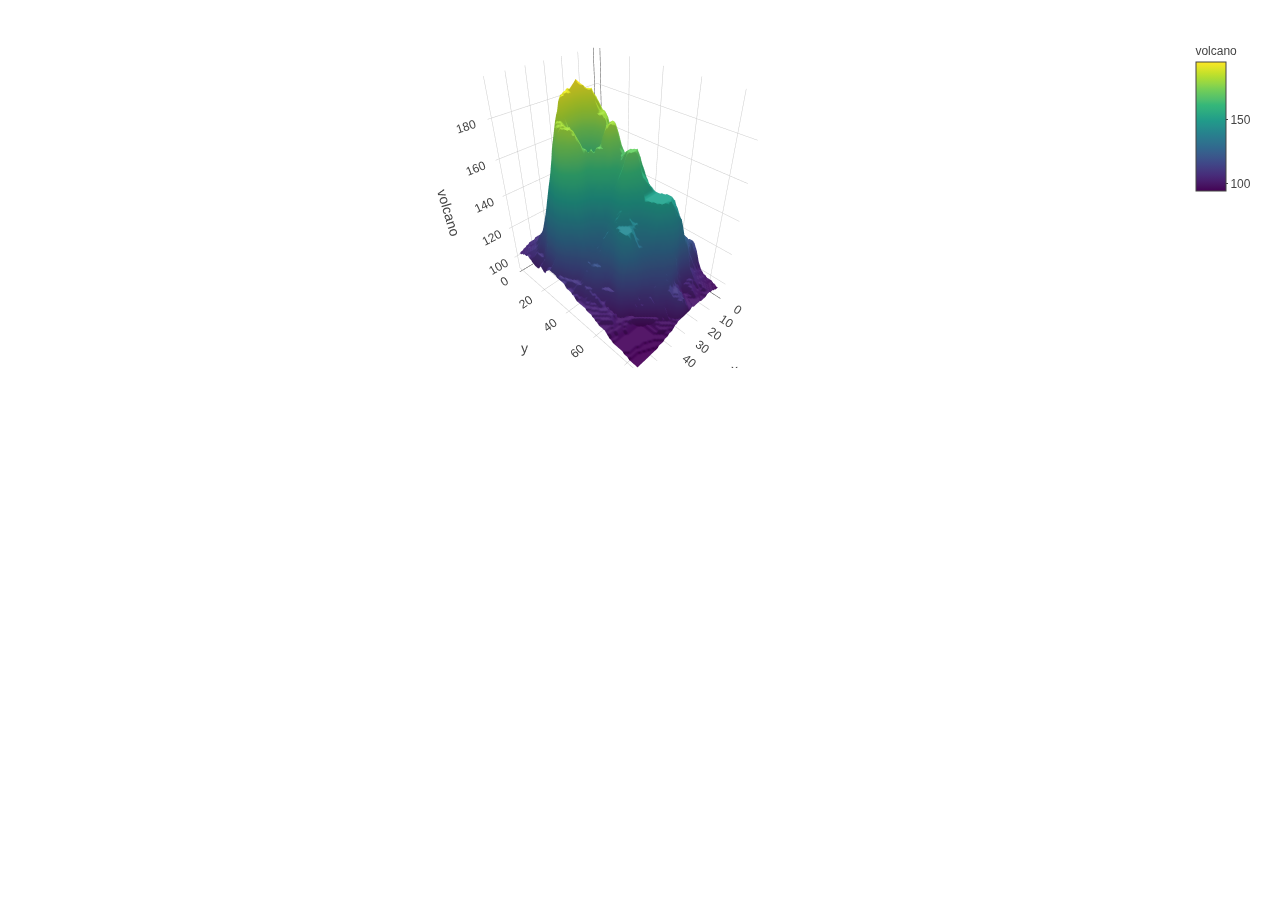
<file: 1_Intro/img/fig.3d.html>
<!DOCTYPE html>
<html lang="en">
<head>
<meta charset="utf-8"/>
<style>body{background-color:white;}</style>
<script src="lib/htmlwidgets/htmlwidgets.js"></script>
<script src="lib/plotly-binding/plotly.js"></script>
<script src="lib/typedarray/typedarray.min.js"></script>
<script src="lib/jquery/jquery.min.js"></script>
<link href="lib/crosstalk/css/crosstalk.css" rel="stylesheet" />
<script src="lib/crosstalk/js/crosstalk.min.js"></script>
<link href="lib/plotly-htmlwidgets-css/plotly-htmlwidgets.css" rel="stylesheet" />
<script src="lib/plotly-main/plotly-latest.min.js"></script>

</head>
<body>
<div id="htmlwidget-07ba44f4bb06428ee86a" style="width:100%;height:400px;" class="plotly html-widget"></div>
<script type="application/json" data-for="htmlwidget-07ba44f4bb06428ee86a">{"x":{"visdat":{"6505b224611":["function () ","plotlyVisDat"]},"cur_data":"6505b224611","attrs":{"6505b224611":{"z":{},"alpha_stroke":1,"sizes":[10,100],"spans":[1,20],"type":"surface","inherit":true}},"layout":{"margin":{"b":40,"l":60,"t":25,"r":10},"scene":{"zaxis":{"title":"volcano"}},"hovermode":"closest","showlegend":false,"legend":{"yanchor":"top","y":0.5}},"source":"A","config":{"showSendToCloud":false},"data":[{"colorbar":{"title":"volcano","ticklen":2,"len":0.5,"lenmode":"fraction","y":1,"yanchor":"top"},"colorscale":[["0","rgba(68,1,84,1)"],["0.0416666666666666","rgba(70,19,97,1)"],["0.0833333333333334","rgba(72,32,111,1)"],["0.125","rgba(71,45,122,1)"],["0.166666666666667","rgba(68,58,128,1)"],["0.208333333333333","rgba(64,70,135,1)"],["0.25","rgba(60,82,138,1)"],["0.291666666666667","rgba(56,93,140,1)"],["0.333333333333333","rgba(49,104,142,1)"],["0.375","rgba(46,114,142,1)"],["0.416666666666666","rgba(42,123,142,1)"],["0.458333333333333","rgba(38,133,141,1)"],["0.5","rgba(37,144,140,1)"],["0.541666666666667","rgba(33,154,138,1)"],["0.583333333333333","rgba(39,164,133,1)"],["0.625","rgba(47,174,127,1)"],["0.666666666666667","rgba(53,183,121,1)"],["0.708333333333333","rgba(79,191,110,1)"],["0.75","rgba(98,199,98,1)"],["0.791666666666667","rgba(119,207,85,1)"],["0.833333333333333","rgba(147,214,70,1)"],["0.875","rgba(172,220,52,1)"],["0.916666666666667","rgba(199,225,42,1)"],["0.958333333333333","rgba(226,228,40,1)"],["1","rgba(253,231,37,1)"]],"showscale":true,"z":[[100,100,101,101,101,101,101,100,100,100,101,101,102,102,102,102,103,104,103,102,101,101,102,103,104,104,105,107,107,107,108,108,110,110,110,110,110,110,110,110,108,108,108,107,107,108,108,108,108,108,107,107,107,107,106,106,105,105,104,104,103],[101,101,102,102,102,102,102,101,101,101,102,102,103,103,103,103,104,105,104,103,102,102,103,105,106,106,107,109,110,110,110,110,111,112,113,114,116,115,114,112,110,110,110,109,108,109,109,109,109,108,108,108,108,107,107,106,106,105,105,104,104],[102,102,103,103,103,103,103,102,102,102,103,103,104,104,104,104,105,106,105,104,104,105,106,107,108,110,111,113,114,115,114,115,116,118,119,119,121,121,120,118,116,114,112,111,110,110,110,110,109,109,109,109,108,108,107,107,106,106,105,105,104],[103,103,104,104,104,104,104,103,103,103,103,104,104,104,105,105,106,107,106,106,106,107,108,110,111,114,117,118,117,119,120,121,122,124,125,126,127,127,126,124,122,120,117,116,113,111,110,110,110,109,109,109,109,108,108,107,107,106,106,105,105],[104,104,105,105,105,105,105,104,104,103,104,104,105,105,105,106,107,108,108,108,109,110,112,114,115,118,121,122,121,123,128,131,129,130,131,131,132,132,131,130,128,126,122,119,115,114,112,110,110,110,110,110,109,109,108,107,107,107,106,106,105],[105,105,105,106,106,106,106,105,105,104,104,105,105,106,106,107,109,110,110,112,113,115,116,118,119,121,124,126,126,129,134,137,137,136,136,135,136,136,136,135,133,129,126,122,118,116,115,113,111,110,110,110,110,109,108,108,108,107,107,106,106],[105,106,106,107,107,107,107,106,106,105,105,106,106,107,108,109,111,113,114,116,118,120,121,122,123,125,127,129,130,135,140,142,142,142,141,140,140,140,140,139,137,134,129,125,121,118,116,114,112,110,110,110,111,110,109,109,108,108,107,107,106],[106,107,107,108,108,108,108,107,107,106,106,107,108,108,110,113,115,117,118,120,122,124,125,127,128,129,131,134,135,141,146,147,146,146,145,144,144,144,143,142,141,139,135,130,126,122,118,116,114,112,112,113,112,110,110,109,109,108,108,107,106],[107,108,108,109,109,109,109,108,108,107,108,108,110,111,113,116,118,120,123,125,127,129,130,132,134,135,137,139,142,146,152,152,151,151,150,149,148,148,146,145,143,142,139,135,131,127,122,119,117,115,115,115,114,112,110,110,109,109,108,107,107],[108,109,109,110,110,110,110,109,109,108,110,110,113,116,118,120,122,125,127,129,133,136,138,140,141,142,148,150,151,156,158,159,158,157,158,158,154,151,149,148,146,144,141,137,134,130,125,122,120,118,117,117,115,113,111,110,110,109,108,107,107],[109,110,110,111,111,111,111,110,110,110,112,114,118,121,123,125,127,129,133,137,141,143,145,146,148,150,154,156,159,161,162,163,164,163,164,164,160,157,154,151,149,146,144,140,137,133,129,126,124,121,119,118,116,114,112,111,110,109,108,107,106],[110,110,111,113,112,111,113,112,112,114,116,119,121,124,127,129,133,138,143,146,149,149,151,153,154,157,159,160,163,165,166,167,168,168,168,168,166,162,159,157,154,152,149,144,140,136,133,131,128,125,122,119,117,115,113,111,110,109,108,107,106],[110,111,113,115,114,113,114,114,115,117,119,121,124,126,129,133,140,145,150,154,155,155,157,159,161,162,164,165,167,168,169,170,172,174,172,172,171,169,166,163,161,158,153,148,143,140,137,134,131,128,125,120,118,116,114,112,110,109,108,107,105],[111,113,115,117,116,115,116,117,117,119,121,124,126,128,132,137,143,151,156,161,161,162,163,165,166,167,168,170,171,173,175,177,179,178,177,176,176,174,171,169,165,161,156,152,148,144,140,138,135,131,127,123,119,117,115,113,111,110,108,106,105],[114,115,117,117,117,118,119,119,120,121,124,126,128,131,137,143,150,156,160,163,165,168,170,171,172,173,174,175,177,179,180,182,183,183,183,183,180,178,177,172,168,164,160,156,152,148,144,141,138,134,130,126,121,117,114,112,110,110,108,106,104],[116,118,118,118,120,121,121,122,122,123,125,128,130,134,141,147,152,156,160,165,168,170,174,176,179,180,181,181,182,182,183,184,186,187,187,184,184,181,180,176,172,168,165,161,157,153,149,145,142,138,133,129,125,120,115,111,110,110,108,106,104],[118,120,120,121,122,123,124,124,125,126,127,129,132,135,142,149,153,157,161,166,170,174,178,180,182,183,184,184,185,186,186,187,189,189,189,189,189,186,182,179,175,171,168,165,162,157,152,149,145,141,137,131,125,120,116,111,110,110,108,106,104],[120,121,122,123,124,125,126,127,127,128,130,132,134,137,142,151,155,158,162,169,172,176,181,183,184,186,187,188,189,189,189,189,190,190,191,190,190,188,186,183,180,175,171,168,165,161,157,152,149,145,141,134,127,121,116,112,110,110,108,106,104],[120,122,125,126,126,127,128,129,130,130,132,134,136,139,145,152,157,160,167,172,175,178,181,185,186,188,190,191,192,193,193,192,192,191,192,191,191,190,190,187,184,181,177,172,169,165,161,156,152,147,143,139,131,123,119,115,111,110,108,106,105],[121,124,126,128,129,129,130,131,132,133,135,137,139,143,150,154,159,164,170,173,176,179,184,186,189,190,191,192,193,194,195,194,193,192,191,191,191,191,190,190,188,184,181,177,173,169,165,160,155,149,145,142,136,129,123,118,114,110,108,108,107],[122,125,127,130,130,131,133,134,135,136,137,140,143,147,154,158,162,166,171,174,177,181,186,189,190,190,191,192,191,191,190,189,188,189,190,190,191,190,190,190,189,186,184,181,177,173,169,164,158,152,148,144,140,134,125,118,115,111,110,108,107],[122,125,128,130,132,133,135,136,137,139,140,143,147,152,157,161,164,168,172,175,179,182,186,190,190,190,190,189,187,184,184,183,182,182,183,183,183,184,185,186,187,186,185,184,181,177,173,169,163,157,149,145,141,136,130,119,116,112,110,108,106],[123,126,129,131,133,135,137,138,139,141,143,147,150,156,161,164,167,170,173,177,181,184,187,188,190,189,187,185,183,179,176,174,174,174,174,174,176,177,179,180,182,183,182,181,181,180,176,171,166,160,152,147,142,138,133,126,121,115,110,106,105],[124,127,130,132,135,137,138,140,142,144,147,149,154,157,161,165,168,171,175,178,181,184,186,187,187,184,184,181,179,175,171,169,168,168,168,169,170,172,174,177,178,179,180,181,181,180,179,174,167,161,155,148,144,139,134,128,121,115,110,106,105],[123,128,131,133,136,138,140,142,144,146,149,151,154,157,160,164,168,172,175,178,181,183,184,184,185,183,180,177,174,170,167,165,164,164,164,165,166,168,171,175,176,178,180,181,180,180,179,177,170,163,157,150,144,139,134,128,121,115,110,108,107],[123,127,131,134,136,138,140,142,144,147,149,151,154,157,160,164,168,171,174,178,180,181,181,182,183,181,178,173,169,166,163,161,161,160,160,161,163,165,168,173,176,178,179,180,181,180,180,175,173,166,159,152,145,139,134,127,121,115,110,109,108],[120,124,128,131,134,137,139,142,144,146,149,151,153,156,160,163,167,171,174,178,180,180,180,180,180,180,175,171,167,162,160,158,157,157,157,158,159,162,166,170,175,177,178,180,181,181,180,178,175,169,160,154,148,140,134,128,121,115,110,110,109],[118,121,125,129,132,134,137,140,142,145,147,149,151,155,159,163,166,169,173,177,179,180,180,180,180,179,174,169,166,161,158,156,154,153,153,154,156,159,163,169,173,175,178,180,181,180,180,179,175,170,160,154,149,142,135,128,122,116,111,110,110],[117,120,121,125,129,132,135,138,140,143,145,147,149,153,157,160,163,166,171,174,177,179,180,180,180,179,172,168,164,160,157,154,151,149,150,150,154,158,164,169,174,178,180,180,180,180,178,177,175,170,161,153,148,142,135,129,123,116,113,112,110],[115,118,120,122,126,130,133,136,138,141,143,145,148,151,154,157,160,163,168,171,174,177,179,179,179,176,171,167,164,160,156,153,149,148,149,151,155,158,163,170,173,177,179,180,180,180,178,175,173,171,162,154,147,141,136,130,124,117,115,112,110],[114,116,118,120,122,127,131,133,136,138,141,143,146,148,151,154,157,160,164,168,171,174,178,178,179,177,173,169,165,161,157,154,151,149,150,152,155,159,166,171,175,177,179,180,180,179,176,174,171,168,159,151,146,141,135,129,124,119,116,113,110],[115,114,116,118,120,122,127,129,132,136,139,141,143,146,148,151,153,156,160,164,167,172,174,176,177,176,173,170,166,162,159,157,154,153,154,155,158,161,169,172,174,176,178,178,178,178,175,172,169,162,156,149,144,140,134,128,123,118,115,112,110],[113,113,114,116,118,120,122,125,129,133,136,138,141,143,146,149,150,153,156,160,165,170,173,176,176,176,173,172,169,165,163,160,158,157,158,159,161,166,170,170,173,175,176,178,176,173,171,168,164,158,153,146,140,137,132,127,121,117,113,111,110],[111,112,113,114,116,118,120,122,126,130,133,136,139,142,145,147,148,151,155,158,163,168,173,176,177,177,176,174,171,169,166,164,161,161,162,164,165,167,170,170,171,173,173,173,170,168,165,163,160,155,149,143,138,134,130,125,119,116,112,110,109],[110,112,113,113,114,116,118,120,123,127,131,134,137,141,143,145,148,150,154,157,161,166,171,176,178,178,178,176,174,172,170,167,167,167,166,168,170,169,168,167,168,168,168,168,167,165,163,160,156,152,146,140,136,131,128,122,118,114,110,110,109],[109,110,111,112,114,116,118,119,120,124,128,131,136,140,142,145,147,150,153,157,160,165,170,174,178,179,179,178,178,176,174,171,170,170,170,168,167,166,164,163,161,162,163,163,163,161,160,157,153,148,142,136,130,127,124,120,117,113,110,110,109],[108,109,111,112,114,116,117,118,120,121,125,128,132,138,142,144,147,149,153,156,160,164,170,174,178,180,180,179,179,178,176,172,170,170,170,168,166,164,162,160,157,156,157,158,158,156,153,151,149,144,139,130,127,124,121,118,115,112,110,110,109],[108,109,111,113,114,116,117,118,119,120,122,126,130,135,139,143,147,149,152,156,160,164,169,173,177,180,180,180,180,179,178,174,170,170,168,167,165,163,161,157,154,153,152,152,152,149,148,147,144,140,134,128,125,122,119,117,114,110,110,109,109],[107,108,111,112,114,115,116,117,119,120,121,124,128,133,137,141,145,149,152,156,160,164,168,172,176,179,180,180,180,179,178,174,170,168,166,165,163,161,158,154,150,149,148,146,145,143,143,143,140,136,130,126,123,120,118,115,112,110,110,109,109],[107,108,110,112,113,113,115,116,118,120,122,125,128,132,136,140,145,148,150,155,160,164,167,170,174,177,179,179,178,176,176,173,169,166,164,163,161,159,155,152,148,145,143,141,140,139,139,138,136,132,128,124,121,118,116,114,111,110,110,109,108],[107,108,109,111,113,114,116,117,119,120,122,125,128,132,137,141,144,146,149,152,157,162,166,168,171,173,175,175,173,172,172,171,168,165,162,160,158,156,153,149,145,142,139,138,137,136,135,133,131,129,126,122,119,117,114,112,110,110,109,108,107],[108,109,110,112,114,115,116,117,119,120,122,126,129,133,137,141,143,146,148,151,155,160,164,167,168,169,170,170,169,168,167,168,166,163,160,158,155,153,150,147,143,140,137,136,134,133,132,130,129,127,125,121,118,115,112,110,110,110,108,107,107],[109,110,111,113,115,116,117,118,120,121,123,126,129,133,138,141,143,146,148,150,155,159,163,165,166,167,168,168,166,165,164,161,160,159,158,155,152,149,147,144,141,138,135,134,132,130,129,128,126,124,122,120,117,113,111,110,110,110,108,107,107],[110,111,112,113,116,117,118,119,120,122,125,127,130,133,138,141,143,146,148,150,154,159,162,163,164,166,166,166,165,163,161,159,157,156,155,153,150,146,143,140,138,136,133,132,130,129,128,125,124,122,120,119,117,114,111,110,110,109,108,107,107],[111,112,113,114,116,117,118,119,120,123,125,128,130,134,139,141,144,146,148,151,154,158,161,164,166,167,168,166,165,163,161,158,156,154,152,150,146,142,139,137,135,133,131,130,129,128,127,125,123,121,120,118,116,113,111,110,110,109,108,107,106],[111,112,113,115,117,118,118,120,121,124,126,128,131,135,139,142,144,146,148,151,155,160,164,165,168,169,169,168,166,163,160,158,156,153,151,148,145,142,139,137,135,132,130,129,127,126,125,124,123,120,120,117,116,114,112,110,110,108,107,106,106],[112,113,114,116,117,118,119,120,122,124,127,129,132,135,139,142,144,146,149,152,157,162,167,169,170,170,170,168,165,163,161,159,157,155,151,148,145,141,139,136,134,132,130,128,127,126,124,123,122,120,119,117,116,114,112,111,109,107,106,106,105],[113,114,115,116,117,119,119,120,122,125,127,129,132,135,139,142,144,147,149,154,159,164,169,170,170,170,170,170,168,165,163,161,158,155,151,148,145,142,139,137,135,132,131,128,126,125,124,122,121,120,119,117,115,113,111,110,109,106,105,105,104],[113,114,115,117,118,119,120,121,123,125,127,130,132,135,139,142,145,148,150,156,161,166,170,170,170,170,170,170,169,166,163,161,159,155,151,148,146,143,140,138,135,134,132,130,127,125,123,121,120,120,119,116,114,112,110,110,108,106,105,104,104],[114,115,116,117,118,119,120,121,123,126,128,130,133,136,139,142,145,148,152,157,161,166,168,170,170,170,170,168,166,164,163,160,159,155,151,148,146,143,141,138,136,134,132,130,128,125,123,121,120,120,118,116,113,111,110,110,109,106,105,104,104],[115,116,117,118,119,120,121,121,123,126,128,131,134,136,139,142,145,149,152,157,161,163,164,166,168,167,166,164,163,161,160,158,156,152,149,147,144,143,141,139,136,134,132,130,128,125,122,120,120,119,117,115,113,110,110,109,107,106,105,104,104],[115,116,117,118,119,120,121,122,123,125,128,131,134,137,139,142,145,149,152,156,159,159,160,162,162,161,161,160,159,158,157,155,153,150,148,146,145,143,142,140,137,134,131,129,126,124,122,120,119,117,115,113,111,110,109,109,107,106,105,104,104],[114,115,116,116,118,119,120,121,122,126,129,132,135,137,140,143,146,149,152,155,156,157,158,159,159,159,158,158,157,155,153,151,150,149,147,146,145,144,142,141,138,135,132,128,125,122,120,118,117,115,113,112,110,109,108,108,106,105,105,104,104],[113,114,115,116,117,118,119,120,123,126,129,132,135,138,140,143,146,148,151,153,154,156,157,157,157,157,156,155,154,152,150,149,148,147,146,145,144,142,141,140,139,136,132,129,125,121,118,116,115,113,111,110,109,108,108,107,106,105,104,104,104],[112,113,114,115,116,117,119,120,122,126,130,133,136,138,141,143,146,148,150,152,154,155,155,155,155,155,154,152,152,150,148,147,146,145,145,143,142,141,140,140,140,137,133,129,125,120,117,115,111,110,110,109,108,107,107,106,105,105,104,104,103],[111,112,114,115,116,117,118,120,122,125,131,134,137,139,142,144,146,148,150,152,153,153,153,153,153,153,153,151,149,147,146,144,144,143,143,142,141,140,140,140,140,138,134,130,123,120,118,111,110,110,110,108,107,106,108,105,105,104,104,103,103],[111,112,113,115,115,116,117,119,121,126,131,135,138,140,142,144,146,148,150,151,151,151,151,151,151,151,151,150,148,146,144,142,141,141,142,141,140,140,140,140,140,140,136,132,126,120,115,110,110,110,109,107,106,105,107,105,104,104,104,103,103],[112,113,113,114,115,116,117,119,122,127,132,135,139,141,143,145,147,149,150,150,150,150,150,150,150,150,150,149,147,144,142,141,140,140,140,140,140,140,140,140,140,140,137,133,128,120,117,110,110,110,108,106,105,105,106,105,104,104,103,103,103],[112,113,114,114,116,117,118,120,122,128,132,136,139,141,144,146,147,149,150,150,150,150,150,150,150,150,150,149,146,143,141,140,140,139,139,139,140,140,140,140,140,140,137,133,129,121,118,110,110,109,107,106,105,105,105,104,104,103,103,103,102],[112,114,114,115,116,117,119,120,122,128,133,136,140,142,144,146,148,150,150,150,150,150,150,150,150,150,150,148,145,142,140,138,138,138,137,138,140,140,140,140,140,140,137,134,130,122,118,110,110,108,106,105,103,104,104,104,104,103,103,102,102],[113,114,115,116,116,117,118,120,123,129,133,137,140,142,144,146,149,150,150,150,150,150,150,150,150,150,150,147,143,141,139,137,136,136,135,136,138,140,140,140,140,139,136,134,130,123,119,113,109,108,106,104,103,104,104,104,103,103,102,102,101],[114,115,115,116,117,118,118,120,123,129,133,137,140,143,145,147,150,150,150,150,150,150,150,150,150,150,148,145,142,139,138,136,135,134,134,134,136,138,137,138,139,137,134,132,125,122,117,114,109,107,105,103,102,104,104,103,103,102,102,101,101],[114,115,116,117,117,119,118,120,123,128,132,136,139,142,145,148,150,150,150,150,150,150,150,150,150,150,147,144,141,139,136,135,134,133,132,132,134,134,134,134,135,133,131,128,124,120,116,113,110,107,104,102,102,103,103,103,102,102,102,101,100],[115,116,116,117,118,119,119,120,124,128,132,136,139,142,145,148,150,150,150,150,150,150,150,150,150,149,146,143,140,138,135,134,133,131,131,131,131,131,131,131,130,127,124,122,119,117,115,112,109,106,104,101,102,103,103,102,102,102,101,100,100],[115,116,117,118,118,119,120,123,125,128,131,135,138,141,145,148,150,150,150,150,150,150,150,150,150,147,145,142,139,137,134,132,131,130,129,128,128,128,128,128,126,123,121,119,116,114,112,110,108,105,103,101,103,103,103,102,102,101,100,100,100],[116,117,118,118,119,120,122,123,125,128,131,134,137,141,145,148,149,150,150,150,150,150,150,150,148,145,143,141,138,135,133,130,129,128,127,126,125,125,125,124,123,120,118,116,114,111,109,107,106,104,102,100,101,101,102,102,101,100,100,100,100],[116,117,118,119,120,121,123,124,126,128,130,133,137,140,144,145,147,148,149,150,149,149,147,146,144,141,139,136,133,131,129,128,127,126,125,124,123,123,122,121,120,118,116,114,112,108,107,105,103,102,100,100,100,100,101,101,100,100,100,100,100],[117,118,119,119,120,121,123,124,126,128,129,131,135,139,142,143,145,146,147,147,147,146,144,142,140,138,135,133,130,128,127,126,125,124,123,122,121,120,119,118,117,115,114,112,110,106,105,102,101,100,100,100,100,100,100,100,100,99,99,99,99],[117,118,119,120,120,121,123,124,125,126,128,129,132,137,140,142,143,143,144,144,144,143,141,139,137,135,133,130,128,127,126,125,123,122,121,120,119,117,116,115,114,112,111,108,107,105,100,100,100,100,100,100,100,99,99,99,99,99,99,99,98],[116,117,118,120,120,121,122,123,124,125,126,128,130,134,139,140,141,141,141,141,141,140,138,136,134,133,131,129,127,125,124,123,122,120,119,118,117,116,114,112,111,108,109,106,106,100,100,100,100,100,99,99,99,99,99,99,99,98,98,98,97],[114,115,116,117,119,119,120,121,122,123,125,127,129,133,136,134,134,136,138,138,137,137,135,133,132,130,129,127,125,124,122,121,120,119,117,116,115,114,112,110,109,108,107,105,105,100,100,100,100,99,99,99,98,98,98,98,98,97,97,97,97],[112,113,114,115,116,116,117,119,120,122,124,126,127,129,129,128,127,129,132,133,133,133,133,131,129,127,126,125,124,122,121,119,118,117,116,114,113,112,110,109,108,106,106,105,100,100,100,98,98,98,98,98,98,97,97,97,97,97,97,97,96],[109,111,112,112,113,113,113,114,116,119,121,123,124,125,124,123,123,123,125,127,129,129,128,128,127,125,124,123,122,121,119,118,117,116,114,113,112,110,109,108,107,106,105,100,100,100,97,97,97,97,97,97,97,96,96,96,96,96,96,96,96],[106,107,108,108,109,110,110,112,113,114,117,119,120,121,119,117,117,117,118,120,123,124,125,125,125,123,121,120,120,119,118,117,116,115,114,113,111,109,109,107,106,105,100,100,100,96,96,96,96,96,96,96,96,96,96,96,96,96,96,96,96],[104,105,105,106,106,107,108,108,109,109,111,115,116,114,113,112,111,110,111,113,116,119,122,122,122,121,120,119,118,118,117,116,115,114,113,112,111,108,108,106,105,100,100,100,96,96,96,96,96,96,96,96,96,96,96,96,96,96,96,96,96],[102,103,103,104,104,105,106,106,107,108,109,111,112,110,109,108,108,108,108,109,110,112,116,117,117,118,118,118,117,116,116,115,114,113,112,111,110,107,107,105,100,100,100,97,96,96,96,96,96,96,96,96,96,96,96,96,96,96,96,96,96],[101,102,103,103,104,105,105,106,106,107,108,109,109,107,106,106,105,105,105,106,107,108,109,110,111,113,114,115,115,115,114,113,112,111,110,108,108,106,105,100,100,100,97,97,96,96,96,96,96,96,96,96,96,96,96,96,96,96,96,96,96],[100,101,102,102,103,103,104,104,105,106,106,107,106,106,106,105,105,104,103,103,104,105,107,108,110,111,111,112,112,113,113,112,111,110,108,107,106,105,100,100,100,98,97,97,96,96,96,96,96,96,96,96,96,96,96,96,96,96,96,96,96],[100,101,101,102,102,103,103,104,104,105,105,105,105,106,105,105,104,103,102,101,102,103,104,106,107,110,111,111,111,112,112,112,110,107,107,106,105,102,100,100,99,98,97,97,96,96,96,96,96,96,96,96,96,96,96,96,96,96,96,96,95],[99,100,101,102,102,103,103,103,104,104,104,104,103,104,104,104,104,102,101,101,102,103,104,105,107,110,111,111,111,111,111,111,108,106,105,105,102,101,100,99,99,98,97,97,96,96,96,96,96,96,96,96,96,96,96,96,96,96,96,95,95],[99,100,100,101,101,102,102,102,103,103,103,103,102,103,103,104,103,102,101,101,101,102,103,104,106,109,110,111,111,111,110,110,107,105,103,104,100,100,99,99,98,98,97,97,96,96,96,96,96,96,96,96,96,96,95,95,95,95,95,95,95],[99,100,100,100,101,101,101,102,102,103,102,102,101,102,102,103,103,101,101,100,101,101,102,103,105,109,110,110,111,110,110,109,106,105,100,102,100,99,99,99,98,98,97,97,96,96,96,96,96,96,95,95,95,95,95,95,95,95,95,95,94],[99,99,99,99,100,100,101,101,102,102,101,101,101,101,101,102,102,101,100,100,101,101,101,103,104,107,109,109,110,110,109,108,105,102,100,100,99,99,99,98,98,98,97,96,96,96,96,96,95,95,95,95,95,95,95,94,94,94,94,94,94],[98,99,99,99,99,100,100,101,101,102,101,100,100,100,101,101,101,100,100,100,100,101,101,101,103,106,107,109,109,109,109,107,104,101,100,99,99,99,98,98,98,97,96,96,96,96,95,95,95,95,95,95,95,94,94,94,94,94,94,94,94],[98,98,98,99,99,99,100,100,101,101,100,100,99,99,100,100,100,100,100,100,100,101,101,101,102,105,106,109,108,109,107,105,102,100,100,99,99,98,98,98,97,96,96,96,96,95,95,95,95,95,95,94,94,94,94,94,94,94,94,94,94],[97,98,98,98,99,99,99,100,100,100,100,100,99,99,99,100,100,100,100,100,100,100,101,101,101,103,104,105,106,105,104,101,100,100,99,99,98,98,97,97,97,96,96,96,95,95,95,95,95,94,94,94,94,94,94,94,94,94,94,94,94],[97,97,97,98,98,99,99,99,100,100,100,99,99,99,99,99,100,100,100,100,100,100,101,101,100,100,100,100,100,100,100,100,100,100,99,99,98,97,97,97,96,96,96,95,95,95,95,94,94,94,94,94,94,94,94,94,94,94,94,94,94]],"type":"surface","frame":null}],"highlight":{"on":"plotly_click","persistent":false,"dynamic":false,"selectize":false,"opacityDim":0.2,"selected":{"opacity":1},"debounce":0},"shinyEvents":["plotly_hover","plotly_click","plotly_selected","plotly_relayout","plotly_brushed","plotly_brushing","plotly_clickannotation","plotly_doubleclick","plotly_deselect","plotly_afterplot","plotly_sunburstclick"],"base_url":"https://plot.ly"},"evals":[],"jsHooks":[]}</script>
</body>
</html>
</file>
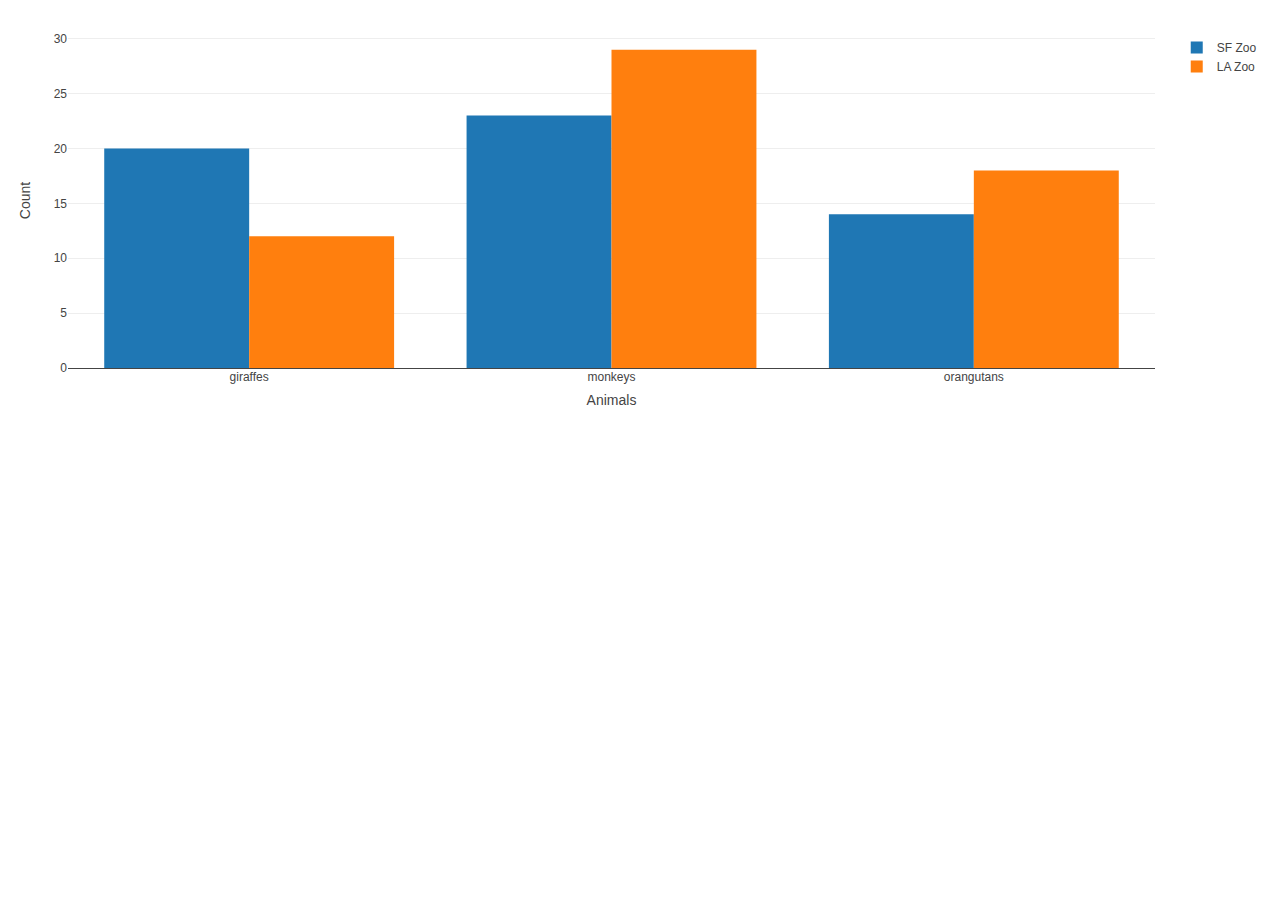
<file: 1_Intro/img/fig.bar.html>
<!DOCTYPE html>
<html lang="en">
<head>
<meta charset="utf-8"/>
<style>body{background-color:white;}</style>
<script src="lib/htmlwidgets/htmlwidgets.js"></script>
<script src="lib/plotly-binding/plotly.js"></script>
<script src="lib/typedarray/typedarray.min.js"></script>
<script src="lib/jquery/jquery.min.js"></script>
<link href="lib/crosstalk/css/crosstalk.css" rel="stylesheet" />
<script src="lib/crosstalk/js/crosstalk.min.js"></script>
<link href="lib/plotly-htmlwidgets-css/plotly-htmlwidgets.css" rel="stylesheet" />
<script src="lib/plotly-main/plotly-latest.min.js"></script>

</head>
<body>
<div id="htmlwidget-9dbb460c6e23b537c640" style="width:100%;height:400px;" class="plotly html-widget"></div>
<script type="application/json" data-for="htmlwidget-9dbb460c6e23b537c640">{"x":{"visdat":{"6502e1f45bc":["function () ","plotlyVisDat"]},"cur_data":"6502e1f45bc","attrs":{"6502e1f45bc":{"x":{},"y":{},"name":"SF Zoo","alpha_stroke":1,"sizes":[10,100],"spans":[1,20],"type":"bar"},"6502e1f45bc.1":{"x":{},"y":{},"name":"LA Zoo","alpha_stroke":1,"sizes":[10,100],"spans":[1,20],"type":"bar","inherit":true}},"layout":{"margin":{"b":40,"l":60,"t":25,"r":10},"yaxis":{"domain":[0,1],"automargin":true,"title":"Count"},"barmode":"group","xaxis":{"domain":[0,1],"automargin":true,"title":"Animals","type":"category","categoryorder":"array","categoryarray":["giraffes","monkeys","orangutans"]},"hovermode":"closest","showlegend":true},"source":"A","config":{"showSendToCloud":false},"data":[{"x":["giraffes","orangutans","monkeys"],"y":[20,14,23],"name":"SF Zoo","type":"bar","marker":{"color":"rgba(31,119,180,1)","line":{"color":"rgba(31,119,180,1)"}},"error_y":{"color":"rgba(31,119,180,1)"},"error_x":{"color":"rgba(31,119,180,1)"},"xaxis":"x","yaxis":"y","frame":null},{"x":["giraffes","orangutans","monkeys"],"y":[12,18,29],"name":"LA Zoo","type":"bar","marker":{"color":"rgba(255,127,14,1)","line":{"color":"rgba(255,127,14,1)"}},"error_y":{"color":"rgba(255,127,14,1)"},"error_x":{"color":"rgba(255,127,14,1)"},"xaxis":"x","yaxis":"y","frame":null}],"highlight":{"on":"plotly_click","persistent":false,"dynamic":false,"selectize":false,"opacityDim":0.2,"selected":{"opacity":1},"debounce":0},"shinyEvents":["plotly_hover","plotly_click","plotly_selected","plotly_relayout","plotly_brushed","plotly_brushing","plotly_clickannotation","plotly_doubleclick","plotly_deselect","plotly_afterplot","plotly_sunburstclick"],"base_url":"https://plot.ly"},"evals":[],"jsHooks":[]}</script>
</body>
</html>
</file>
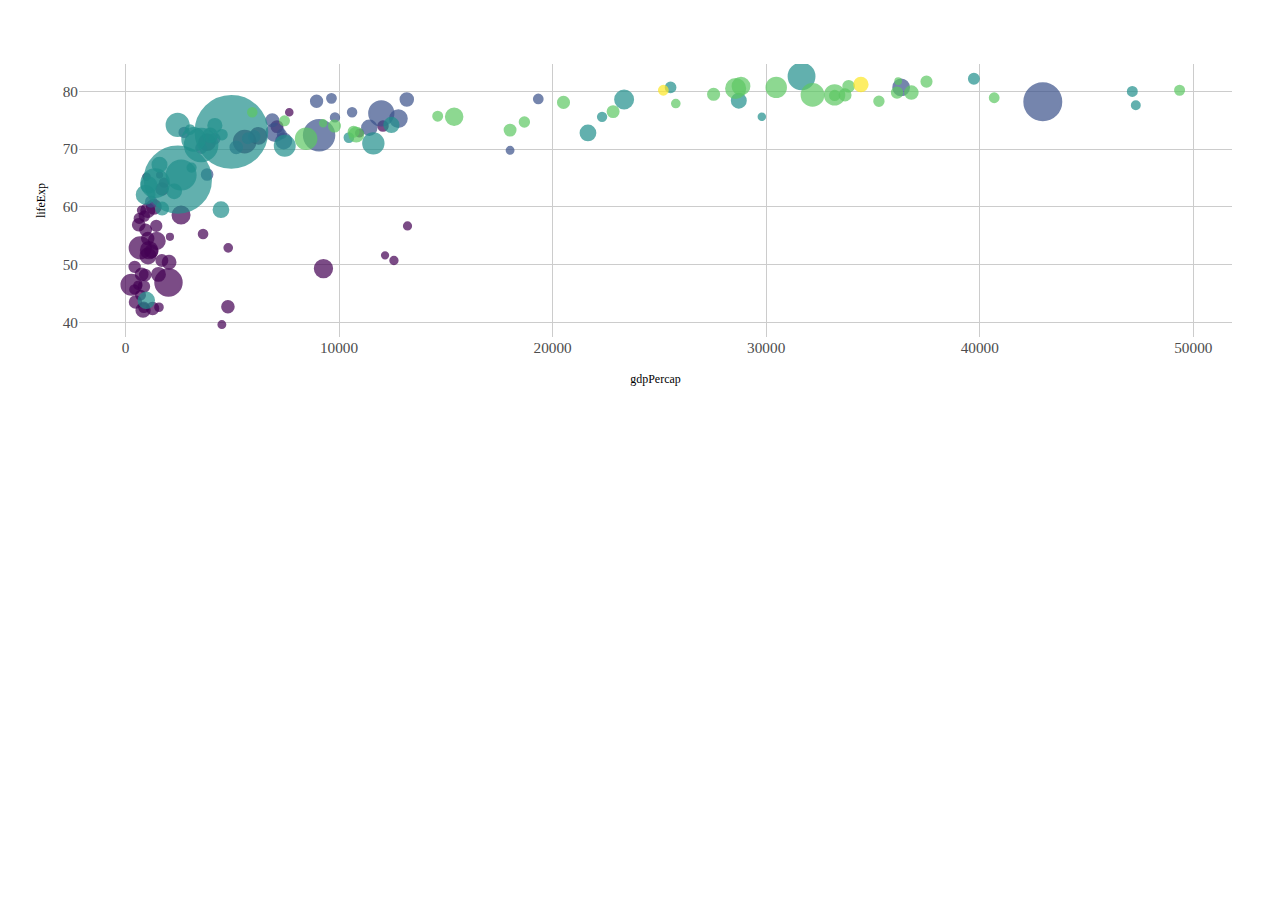
<file: 1_Intro/img/fig.bubble.html>
<!DOCTYPE html>
<html lang="en">
<head>
<meta charset="utf-8"/>
<style>body{background-color:white;}</style>
<script src="lib/htmlwidgets/htmlwidgets.js"></script>
<script src="lib/plotly-binding/plotly.js"></script>
<script src="lib/typedarray/typedarray.min.js"></script>
<script src="lib/jquery/jquery.min.js"></script>
<link href="lib/crosstalk/css/crosstalk.css" rel="stylesheet" />
<script src="lib/crosstalk/js/crosstalk.min.js"></script>
<link href="lib/plotly-htmlwidgets-css/plotly-htmlwidgets.css" rel="stylesheet" />
<script src="lib/plotly-main/plotly-latest.min.js"></script>

</head>
<body>
<div id="htmlwidget-482dea4cde642b90f179" style="width:100%;height:400px;" class="plotly html-widget"></div>
<script type="application/json" data-for="htmlwidget-482dea4cde642b90f179">{"x":{"data":[{"x":[2014,5581,691,278,9270,2602,1107,1463,3820,6223,1056,1328,824,1045,1545,2042,1217,759,620,4797,470,1712,1043,1271,7093,1704,943,926,863,430,1441,863,12057,883,641,706,3633,1803,415,4811,1569,753,12570,579,13206,10957,4513,7670,986,12154,2082,1598],"y":[46.9,71.3,52.9,46.5,49.3,58.6,52.5,54.1,71.2,72.3,51.5,60,42.1,59.4,48.3,50.4,52.3,48.3,56.9,42.7,43.5,63.1,54.5,42.4,73.9,50.7,56,48.2,46.2,49.6,56.7,42.6,74,58.4,58,44.7,55.3,64.2,45.7,52.9,42.6,59.4,50.7,46.4,56.7,72.8,39.6,76.4,65.2,51.6,54.8,65.5],"text":["Country: Nigeria<br />Population (M): 135.03<br />Life Expectancy: 46.9<br />Gdp per capita: 2014","Country: Egypt<br />Population (M): 80.26<br />Life Expectancy: 71.3<br />Gdp per capita: 5581","Country: Ethiopia<br />Population (M): 76.51<br />Life Expectancy: 52.9<br />Gdp per capita: 691","Country: Congo, Dem. Rep.<br />Population (M): 64.61<br />Life Expectancy: 46.5<br />Gdp per capita: 278","Country: South Africa<br />Population (M): 44<br />Life Expectancy: 49.3<br />Gdp per capita: 9270","Country: Sudan<br />Population (M): 42.29<br />Life Expectancy: 58.6<br />Gdp per capita: 2602","Country: Tanzania<br />Population (M): 38.14<br />Life Expectancy: 52.5<br />Gdp per capita: 1107","Country: Kenya<br />Population (M): 35.61<br />Life Expectancy: 54.1<br />Gdp per capita: 1463","Country: Morocco<br />Population (M): 33.76<br />Life Expectancy: 71.2<br />Gdp per capita: 3820","Country: Algeria<br />Population (M): 33.33<br />Life Expectancy: 72.3<br />Gdp per capita: 6223","Country: Uganda<br />Population (M): 29.17<br />Life Expectancy: 51.5<br />Gdp per capita: 1056","Country: Ghana<br />Population (M): 22.87<br />Life Expectancy: 60<br />Gdp per capita: 1328","Country: Mozambique<br />Population (M): 19.95<br />Life Expectancy: 42.1<br />Gdp per capita: 824","Country: Madagascar<br />Population (M): 19.17<br />Life Expectancy: 59.4<br />Gdp per capita: 1045","Country: Cote d'Ivoire<br />Population (M): 18.01<br />Life Expectancy: 48.3<br />Gdp per capita: 1545","Country: Cameroon<br />Population (M): 17.7<br />Life Expectancy: 50.4<br />Gdp per capita: 2042","Country: Burkina Faso<br />Population (M): 14.33<br />Life Expectancy: 52.3<br />Gdp per capita: 1217","Country: Malawi<br />Population (M): 13.33<br />Life Expectancy: 48.3<br />Gdp per capita: 759","Country: Niger<br />Population (M): 12.89<br />Life Expectancy: 56.9<br />Gdp per capita: 620","Country: Angola<br />Population (M): 12.42<br />Life Expectancy: 42.7<br />Gdp per capita: 4797","Country: Zimbabwe<br />Population (M): 12.31<br />Life Expectancy: 43.5<br />Gdp per capita: 470","Country: Senegal<br />Population (M): 12.27<br />Life Expectancy: 63.1<br />Gdp per capita: 1712","Country: Mali<br />Population (M): 12.03<br />Life Expectancy: 54.5<br />Gdp per capita: 1043","Country: Zambia<br />Population (M): 11.75<br />Life Expectancy: 42.4<br />Gdp per capita: 1271","Country: Tunisia<br />Population (M): 10.28<br />Life Expectancy: 73.9<br />Gdp per capita: 7093","Country: Chad<br />Population (M): 10.24<br />Life Expectancy: 50.7<br />Gdp per capita: 1704","Country: Guinea<br />Population (M): 9.95<br />Life Expectancy: 56<br />Gdp per capita: 943","Country: Somalia<br />Population (M): 9.12<br />Life Expectancy: 48.2<br />Gdp per capita: 926","Country: Rwanda<br />Population (M): 8.86<br />Life Expectancy: 46.2<br />Gdp per capita: 863","Country: Burundi<br />Population (M): 8.39<br />Life Expectancy: 49.6<br />Gdp per capita: 430","Country: Benin<br />Population (M): 8.08<br />Life Expectancy: 56.7<br />Gdp per capita: 1441","Country: Sierra Leone<br />Population (M): 6.14<br />Life Expectancy: 42.6<br />Gdp per capita: 863","Country: Libya<br />Population (M): 6.04<br />Life Expectancy: 74<br />Gdp per capita: 12057","Country: Togo<br />Population (M): 5.7<br />Life Expectancy: 58.4<br />Gdp per capita: 883","Country: Eritrea<br />Population (M): 4.91<br />Life Expectancy: 58<br />Gdp per capita: 641","Country: Central African Republic<br />Population (M): 4.37<br />Life Expectancy: 44.7<br />Gdp per capita: 706","Country: Congo, Rep.<br />Population (M): 3.8<br />Life Expectancy: 55.3<br />Gdp per capita: 3633","Country: Mauritania<br />Population (M): 3.27<br />Life Expectancy: 64.2<br />Gdp per capita: 1803","Country: Liberia<br />Population (M): 3.19<br />Life Expectancy: 45.7<br />Gdp per capita: 415","Country: Namibia<br />Population (M): 2.06<br />Life Expectancy: 52.9<br />Gdp per capita: 4811","Country: Lesotho<br />Population (M): 2.01<br />Life Expectancy: 42.6<br />Gdp per capita: 1569","Country: Gambia<br />Population (M): 1.69<br />Life Expectancy: 59.4<br />Gdp per capita: 753","Country: Botswana<br />Population (M): 1.64<br />Life Expectancy: 50.7<br />Gdp per capita: 12570","Country: Guinea-Bissau<br />Population (M): 1.47<br />Life Expectancy: 46.4<br />Gdp per capita: 579","Country: Gabon<br />Population (M): 1.45<br />Life Expectancy: 56.7<br />Gdp per capita: 13206","Country: Mauritius<br />Population (M): 1.25<br />Life Expectancy: 72.8<br />Gdp per capita: 10957","Country: Swaziland<br />Population (M): 1.13<br />Life Expectancy: 39.6<br />Gdp per capita: 4513","Country: Reunion<br />Population (M): 0.8<br />Life Expectancy: 76.4<br />Gdp per capita: 7670","Country: Comoros<br />Population (M): 0.71<br />Life Expectancy: 65.2<br />Gdp per capita: 986","Country: Equatorial Guinea<br />Population (M): 0.55<br />Life Expectancy: 51.6<br />Gdp per capita: 12154","Country: Djibouti<br />Population (M): 0.5<br />Life Expectancy: 54.8<br />Gdp per capita: 2082","Country: Sao Tome and Principe<br />Population (M): 0.2<br />Life Expectancy: 65.5<br />Gdp per capita: 1598"],"type":"scatter","mode":"markers","marker":{"autocolorscale":false,"color":"rgba(68,1,84,1)","opacity":0.7,"size":[26.5632579599666,21.6829331622256,21.2944392740525,19.9938004143297,17.4154652854453,17.1764395058141,16.5753125182264,16.192590463441,15.9040019122885,15.8357933701799,15.1515825053379,14.0138022902219,13.4326986190869,13.2703130712363,13.0225112127084,12.954931641371,12.1776156427174,11.9294689004027,11.8172957965114,11.6953045311739,11.6664162865117,11.6558789607898,11.5922849554707,11.5172710153102,11.1075967729481,11.0960451067482,11.0115979227035,10.7627054760741,10.6823761356629,10.534042866767,10.4338648630504,9.75618612063666,9.71844370611506,9.58764012922975,9.26713249700575,9.0322845763593,8.76721767682081,8.50117277338926,8.45907476507337,7.78978409869391,7.75597407598601,7.52751748260185,7.48967754444852,7.3558404095865,7.3395199810551,7.16852784169065,7.05800634947773,6.71036028072039,6.59961194577444,6.37513430668847,6.29473844801438,5.29133858267716],"symbol":"circle","line":{"width":1.88976377952756,"color":"rgba(68,1,84,1)"}},"hoveron":"points","name":"Africa","legendgroup":"Africa","showlegend":true,"xaxis":"x","yaxis":"y","hoverinfo":"text","frame":null},{"x":[42952,9066,11978,7007,12779,36319,7409,11416,13172,6873,5186,8948,6025,3822,1202,3548,5728,4173,2749,9645,19329,10611,9809,7321,18009],"y":[78.2,72.4,76.2,72.9,75.3,80.7,71.4,73.7,78.6,75,70.3,78.3,72.2,65.6,60.9,70.2,71.9,71.8,72.9,78.8,78.7,76.4,75.5,72.6,69.8],"text":["Country: United States<br />Population (M): 301.14<br />Life Expectancy: 78.2<br />Gdp per capita: 42952","Country: Brazil<br />Population (M): 190.01<br />Life Expectancy: 72.4<br />Gdp per capita: 9066","Country: Mexico<br />Population (M): 108.7<br />Life Expectancy: 76.2<br />Gdp per capita: 11978","Country: Colombia<br />Population (M): 44.23<br />Life Expectancy: 72.9<br />Gdp per capita: 7007","Country: Argentina<br />Population (M): 40.3<br />Life Expectancy: 75.3<br />Gdp per capita: 12779","Country: Canada<br />Population (M): 33.39<br />Life Expectancy: 80.7<br />Gdp per capita: 36319","Country: Peru<br />Population (M): 28.67<br />Life Expectancy: 71.4<br />Gdp per capita: 7409","Country: Venezuela<br />Population (M): 26.08<br />Life Expectancy: 73.7<br />Gdp per capita: 11416","Country: Chile<br />Population (M): 16.28<br />Life Expectancy: 78.6<br />Gdp per capita: 13172","Country: Ecuador<br />Population (M): 13.76<br />Life Expectancy: 75<br />Gdp per capita: 6873","Country: Guatemala<br />Population (M): 12.57<br />Life Expectancy: 70.3<br />Gdp per capita: 5186","Country: Cuba<br />Population (M): 11.42<br />Life Expectancy: 78.3<br />Gdp per capita: 8948","Country: Dominican Republic<br />Population (M): 9.32<br />Life Expectancy: 72.2<br />Gdp per capita: 6025","Country: Bolivia<br />Population (M): 9.12<br />Life Expectancy: 65.6<br />Gdp per capita: 3822","Country: Haiti<br />Population (M): 8.5<br />Life Expectancy: 60.9<br />Gdp per capita: 1202","Country: Honduras<br />Population (M): 7.48<br />Life Expectancy: 70.2<br />Gdp per capita: 3548","Country: El Salvador<br />Population (M): 6.94<br />Life Expectancy: 71.9<br />Gdp per capita: 5728","Country: Paraguay<br />Population (M): 6.67<br />Life Expectancy: 71.8<br />Gdp per capita: 4173","Country: Nicaragua<br />Population (M): 5.68<br />Life Expectancy: 72.9<br />Gdp per capita: 2749","Country: Costa Rica<br />Population (M): 4.13<br />Life Expectancy: 78.8<br />Gdp per capita: 9645","Country: Puerto Rico<br />Population (M): 3.94<br />Life Expectancy: 78.7<br />Gdp per capita: 19329","Country: Uruguay<br />Population (M): 3.45<br />Life Expectancy: 76.4<br />Gdp per capita: 10611","Country: Panama<br />Population (M): 3.24<br />Life Expectancy: 75.5<br />Gdp per capita: 9809","Country: Jamaica<br />Population (M): 2.78<br />Life Expectancy: 72.6<br />Gdp per capita: 7321","Country: Trinidad and Tobago<br />Population (M): 1.06<br />Life Expectancy: 69.8<br />Gdp per capita: 18009"],"type":"scatter","mode":"markers","marker":{"autocolorscale":false,"color":"rgba(59,82,139,1)","opacity":0.7,"size":[37.0713002744935,30.5303857721087,24.3735314107934,17.4472563579937,16.8920760189102,15.8453373046612,15.0661220277517,14.6109015515,12.637431770969,12.0372907243022,11.7344888614139,11.4276845831058,10.8237036473367,10.7627054760741,10.5691328520658,10.234207584058,10.0473551557398,9.95112006708858,9.5798215576066,8.92303624297867,8.83415959786533,8.59393185247586,8.48545104201364,8.23388460473445,6.9902183206148],"symbol":"circle","line":{"width":1.88976377952756,"color":"rgba(59,82,139,1)"}},"hoveron":"points","name":"Americas","legendgroup":"Americas","showlegend":true,"xaxis":"x","yaxis":"y","hoverinfo":"text","frame":null},{"x":[4959,2452,3541,2606,1391,31656,3190,2442,11606,7458,23348,944,975,1091,21655,4471,12452,1593,28718,2281,3970,4185,1714,39725,25523,4519,47143,3025,10461,22316,3096,47307,29796],"y":[73,64.7,70.7,65.5,64.1,82.6,71.7,74.2,71,70.6,78.6,62.1,43.8,63.8,72.8,59.5,74.2,67.3,78.4,62.7,72.4,74.1,59.7,82.2,80.7,72.5,80,73.4,72,75.6,66.8,77.6,75.6],"text":["Country: China<br />Population (M): 1318.68<br />Life Expectancy: 73<br />Gdp per capita: 4959","Country: India<br />Population (M): 1110.4<br />Life Expectancy: 64.7<br />Gdp per capita: 2452","Country: Indonesia<br />Population (M): 223.55<br />Life Expectancy: 70.7<br />Gdp per capita: 3541","Country: Pakistan<br />Population (M): 169.27<br />Life Expectancy: 65.5<br />Gdp per capita: 2606","Country: Bangladesh<br />Population (M): 150.45<br />Life Expectancy: 64.1<br />Gdp per capita: 1391","Country: Japan<br />Population (M): 127.47<br />Life Expectancy: 82.6<br />Gdp per capita: 31656","Country: Philippines<br />Population (M): 91.08<br />Life Expectancy: 71.7<br />Gdp per capita: 3190","Country: Vietnam<br />Population (M): 85.26<br />Life Expectancy: 74.2<br />Gdp per capita: 2442","Country: Iran<br />Population (M): 69.45<br />Life Expectancy: 71<br />Gdp per capita: 11606","Country: Thailand<br />Population (M): 65.07<br />Life Expectancy: 70.6<br />Gdp per capita: 7458","Country: Korea, Rep.<br />Population (M): 49.04<br />Life Expectancy: 78.6<br />Gdp per capita: 23348","Country: Myanmar<br />Population (M): 47.76<br />Life Expectancy: 62.1<br />Gdp per capita: 944","Country: Afghanistan<br />Population (M): 31.89<br />Life Expectancy: 43.8<br />Gdp per capita: 975","Country: Nepal<br />Population (M): 28.9<br />Life Expectancy: 63.8<br />Gdp per capita: 1091","Country: Saudi Arabia<br />Population (M): 27.6<br />Life Expectancy: 72.8<br />Gdp per capita: 21655","Country: Iraq<br />Population (M): 27.5<br />Life Expectancy: 59.5<br />Gdp per capita: 4471","Country: Malaysia<br />Population (M): 24.82<br />Life Expectancy: 74.2<br />Gdp per capita: 12452","Country: Korea, Dem. Rep.<br />Population (M): 23.3<br />Life Expectancy: 67.3<br />Gdp per capita: 1593","Country: Taiwan<br />Population (M): 23.17<br />Life Expectancy: 78.4<br />Gdp per capita: 28718","Country: Yemen, Rep.<br />Population (M): 22.21<br />Life Expectancy: 62.7<br />Gdp per capita: 2281","Country: Sri Lanka<br />Population (M): 20.38<br />Life Expectancy: 72.4<br />Gdp per capita: 3970","Country: Syria<br />Population (M): 19.31<br />Life Expectancy: 74.1<br />Gdp per capita: 4185","Country: Cambodia<br />Population (M): 14.13<br />Life Expectancy: 59.7<br />Gdp per capita: 1714","Country: Hong Kong, China<br />Population (M): 6.98<br />Life Expectancy: 82.2<br />Gdp per capita: 39725","Country: Israel<br />Population (M): 6.43<br />Life Expectancy: 80.7<br />Gdp per capita: 25523","Country: Jordan<br />Population (M): 6.05<br />Life Expectancy: 72.5<br />Gdp per capita: 4519","Country: Singapore<br />Population (M): 4.55<br />Life Expectancy: 80<br />Gdp per capita: 47143","Country: West Bank and Gaza<br />Population (M): 4.02<br />Life Expectancy: 73.4<br />Gdp per capita: 3025","Country: Lebanon<br />Population (M): 3.92<br />Life Expectancy: 72<br />Gdp per capita: 10461","Country: Oman<br />Population (M): 3.2<br />Life Expectancy: 75.6<br />Gdp per capita: 22316","Country: Mongolia<br />Population (M): 2.87<br />Life Expectancy: 66.8<br />Gdp per capita: 3096","Country: Kuwait<br />Population (M): 2.51<br />Life Expectancy: 77.6<br />Gdp per capita: 47307","Country: Bahrain<br />Population (M): 0.71<br />Life Expectancy: 75.6<br />Gdp per capita: 29796"],"type":"scatter","mode":"markers","marker":{"autocolorscale":false,"color":"rgba(33,144,140,1)","opacity":0.7,"size":[71.8110236220472,66.3312679702005,32.6696330004341,29.1116089953257,27.7467311262846,25.9582906920711,22.7554933015362,22.1870351064351,20.5361936509499,20.0462076509598,18.0940288457712,17.9251483724075,15.6040895529493,15.105526274666,14.8806780349699,14.8631632450937,14.3812036263875,14.0961366673253,14.0713263058573,13.8858943182557,13.5208488612076,13.2997016587141,12.1287068059873,10.0614470875801,9.86387775152596,9.72223241465908,9.11217143710847,8.87185024391516,8.82467411627829,8.46436756104899,8.28476813402003,8.07566021121476,6.59961194577444],"symbol":"circle","line":{"width":1.88976377952756,"color":"rgba(33,144,140,1)"}},"hoveron":"points","name":"Asia","legendgroup":"Asia","showlegend":true,"xaxis":"x","yaxis":"y","hoverinfo":"text","frame":null},{"x":[32170,8458,30470,33203,28570,28821,15390,10808,36798,27538,20510,33693,22833,9787,18009,33860,36126,37506,10681,35278,18678,33207,49357,7446,14619,40676,5937,25768,9254,36181],"y":[79.4,71.8,80.7,79.4,80.5,80.9,75.6,72.5,79.8,79.5,78.1,79.4,76.5,74,73.3,80.9,79.8,81.7,73,78.3,74.7,79.3,80.2,74.9,75.7,78.9,76.4,77.9,74.5,81.8],"text":["Country: Germany<br />Population (M): 82.4<br />Life Expectancy: 79.4<br />Gdp per capita: 32170","Country: Turkey<br />Population (M): 71.16<br />Life Expectancy: 71.8<br />Gdp per capita: 8458","Country: France<br />Population (M): 61.08<br />Life Expectancy: 80.7<br />Gdp per capita: 30470","Country: United Kingdom<br />Population (M): 60.78<br />Life Expectancy: 79.4<br />Gdp per capita: 33203","Country: Italy<br />Population (M): 58.15<br />Life Expectancy: 80.5<br />Gdp per capita: 28570","Country: Spain<br />Population (M): 40.45<br />Life Expectancy: 80.9<br />Gdp per capita: 28821","Country: Poland<br />Population (M): 38.52<br />Life Expectancy: 75.6<br />Gdp per capita: 15390","Country: Romania<br />Population (M): 22.28<br />Life Expectancy: 72.5<br />Gdp per capita: 10808","Country: Netherlands<br />Population (M): 16.57<br />Life Expectancy: 79.8<br />Gdp per capita: 36798","Country: Greece<br />Population (M): 10.71<br />Life Expectancy: 79.5<br />Gdp per capita: 27538","Country: Portugal<br />Population (M): 10.64<br />Life Expectancy: 78.1<br />Gdp per capita: 20510","Country: Belgium<br />Population (M): 10.39<br />Life Expectancy: 79.4<br />Gdp per capita: 33693","Country: Czech Republic<br />Population (M): 10.23<br />Life Expectancy: 76.5<br />Gdp per capita: 22833","Country: Serbia<br />Population (M): 10.15<br />Life Expectancy: 74<br />Gdp per capita: 9787","Country: Hungary<br />Population (M): 9.96<br />Life Expectancy: 73.3<br />Gdp per capita: 18009","Country: Sweden<br />Population (M): 9.03<br />Life Expectancy: 80.9<br />Gdp per capita: 33860","Country: Austria<br />Population (M): 8.2<br />Life Expectancy: 79.8<br />Gdp per capita: 36126","Country: Switzerland<br />Population (M): 7.55<br />Life Expectancy: 81.7<br />Gdp per capita: 37506","Country: Bulgaria<br />Population (M): 7.32<br />Life Expectancy: 73<br />Gdp per capita: 10681","Country: Denmark<br />Population (M): 5.47<br />Life Expectancy: 78.3<br />Gdp per capita: 35278","Country: Slovak Republic<br />Population (M): 5.45<br />Life Expectancy: 74.7<br />Gdp per capita: 18678","Country: Finland<br />Population (M): 5.24<br />Life Expectancy: 79.3<br />Gdp per capita: 33207","Country: Norway<br />Population (M): 4.63<br />Life Expectancy: 80.2<br />Gdp per capita: 49357","Country: Bosnia and Herzegovina<br />Population (M): 4.55<br />Life Expectancy: 74.9<br />Gdp per capita: 7446","Country: Croatia<br />Population (M): 4.49<br />Life Expectancy: 75.7<br />Gdp per capita: 14619","Country: Ireland<br />Population (M): 4.11<br />Life Expectancy: 78.9<br />Gdp per capita: 40676","Country: Albania<br />Population (M): 3.6<br />Life Expectancy: 76.4<br />Gdp per capita: 5937","Country: Slovenia<br />Population (M): 2.01<br />Life Expectancy: 77.9<br />Gdp per capita: 25768","Country: Montenegro<br />Population (M): 0.68<br />Life Expectancy: 74.5<br />Gdp per capita: 9254","Country: Iceland<br />Population (M): 0.3<br />Life Expectancy: 81.8<br />Gdp per capita: 36181"],"type":"scatter","mode":"markers","marker":{"autocolorscale":false,"color":"rgba(93,200,99,1)","opacity":0.7,"size":[21.9005617250729,20.7232675095569,19.5852383678433,19.5499766585459,19.2370325706099,16.9137529062718,16.6316808208336,13.8995504136118,12.7033785208117,11.2303583265306,11.210547388219,11.1392461978393,11.0931535964696,11.0699694277533,11.0145306372464,10.7350333110057,10.4728732067275,10.2579145258284,10.1795885705161,9.49684905388378,9.48886137246376,9.40405419014953,9.1471454647842,9.11217143710847,9.08572936955586,8.9137834950518,8.66928588105217,7.75597407598601,6.5605501740259,5.87065176503444],"symbol":"circle","line":{"width":1.88976377952756,"color":"rgba(93,200,99,1)"}},"hoveron":"points","name":"Europe","legendgroup":"Europe","showlegend":true,"xaxis":"x","yaxis":"y","hoverinfo":"text","frame":null},{"x":[34435,25185],"y":[81.2,80.2],"text":["Country: Australia<br />Population (M): 20.43<br />Life Expectancy: 81.2<br />Gdp per capita: 34435","Country: New Zealand<br />Population (M): 4.12<br />Life Expectancy: 80.2<br />Gdp per capita: 25185"],"type":"scatter","mode":"markers","marker":{"autocolorscale":false,"color":"rgba(253,231,37,1)","opacity":0.7,"size":[13.531037685561,8.91841281951244],"symbol":"circle","line":{"width":1.88976377952756,"color":"rgba(253,231,37,1)"}},"hoveron":"points","name":"Oceania","legendgroup":"Oceania","showlegend":true,"xaxis":"x","yaxis":"y","hoverinfo":"text","frame":null}],"layout":{"margin":{"t":55.8505603985056,"r":39.8505603985056,"b":70.9007887090079,"l":70.9007887090079},"font":{"color":"rgba(0,0,0,1)","family":"Arial Narrow","size":15.2760481527605},"xaxis":{"domain":[0,1],"automargin":true,"type":"linear","autorange":false,"range":[-2175.95,51810.95],"tickmode":"array","ticktext":["0","10000","20000","30000","40000","50000"],"tickvals":[0,10000,20000,30000,40000,50000],"categoryorder":"array","categoryarray":["0","10000","20000","30000","40000","50000"],"nticks":null,"ticks":"","tickcolor":null,"ticklen":3.81901203819012,"tickwidth":0,"showticklabels":true,"tickfont":{"color":"rgba(77,77,77,1)","family":"Arial Narrow","size":15.2760481527605},"tickangle":-0,"showline":false,"linecolor":null,"linewidth":0,"showgrid":true,"gridcolor":"rgba(204,204,204,1)","gridwidth":0.265670402656704,"zeroline":false,"anchor":"y","title":{"text":"gdpPercap","font":{"color":"rgba(0,0,0,1)","family":"Arial Narrow","size":11.9551681195517}},"hoverformat":".2f"},"yaxis":{"domain":[0,1],"automargin":true,"type":"linear","autorange":false,"range":[37.45,84.75],"tickmode":"array","ticktext":["40","50","60","70","80"],"tickvals":[40,50,60,70,80],"categoryorder":"array","categoryarray":["40","50","60","70","80"],"nticks":null,"ticks":"","tickcolor":null,"ticklen":3.81901203819012,"tickwidth":0,"showticklabels":true,"tickfont":{"color":"rgba(77,77,77,1)","family":"Arial Narrow","size":15.2760481527605},"tickangle":-0,"showline":false,"linecolor":null,"linewidth":0,"showgrid":true,"gridcolor":"rgba(204,204,204,1)","gridwidth":0.265670402656704,"zeroline":false,"anchor":"x","title":{"text":"lifeExp","font":{"color":"rgba(0,0,0,1)","family":"Arial Narrow","size":11.9551681195517}},"hoverformat":".2f"},"shapes":[{"type":"rect","fillcolor":null,"line":{"color":null,"width":0,"linetype":[]},"yref":"paper","xref":"paper","x0":0,"x1":1,"y0":0,"y1":1}],"showlegend":false,"legend":{"bgcolor":null,"bordercolor":null,"borderwidth":0,"font":{"color":"rgba(0,0,0,1)","family":"Arial Narrow","size":12.2208385222084}},"hovermode":"closest","barmode":"relative"},"config":{"doubleClick":"reset","showSendToCloud":false},"source":"A","attrs":{"650497a3c30":{"x":{},"y":{},"size":{},"colour":{},"text":{},"type":"scatter"}},"cur_data":"650497a3c30","visdat":{"650497a3c30":["function (y) ","x"]},"highlight":{"on":"plotly_click","persistent":false,"dynamic":false,"selectize":false,"opacityDim":0.2,"selected":{"opacity":1},"debounce":0},"shinyEvents":["plotly_hover","plotly_click","plotly_selected","plotly_relayout","plotly_brushed","plotly_brushing","plotly_clickannotation","plotly_doubleclick","plotly_deselect","plotly_afterplot","plotly_sunburstclick"],"base_url":"https://plot.ly"},"evals":[],"jsHooks":[]}</script>
</body>
</html>
</file>
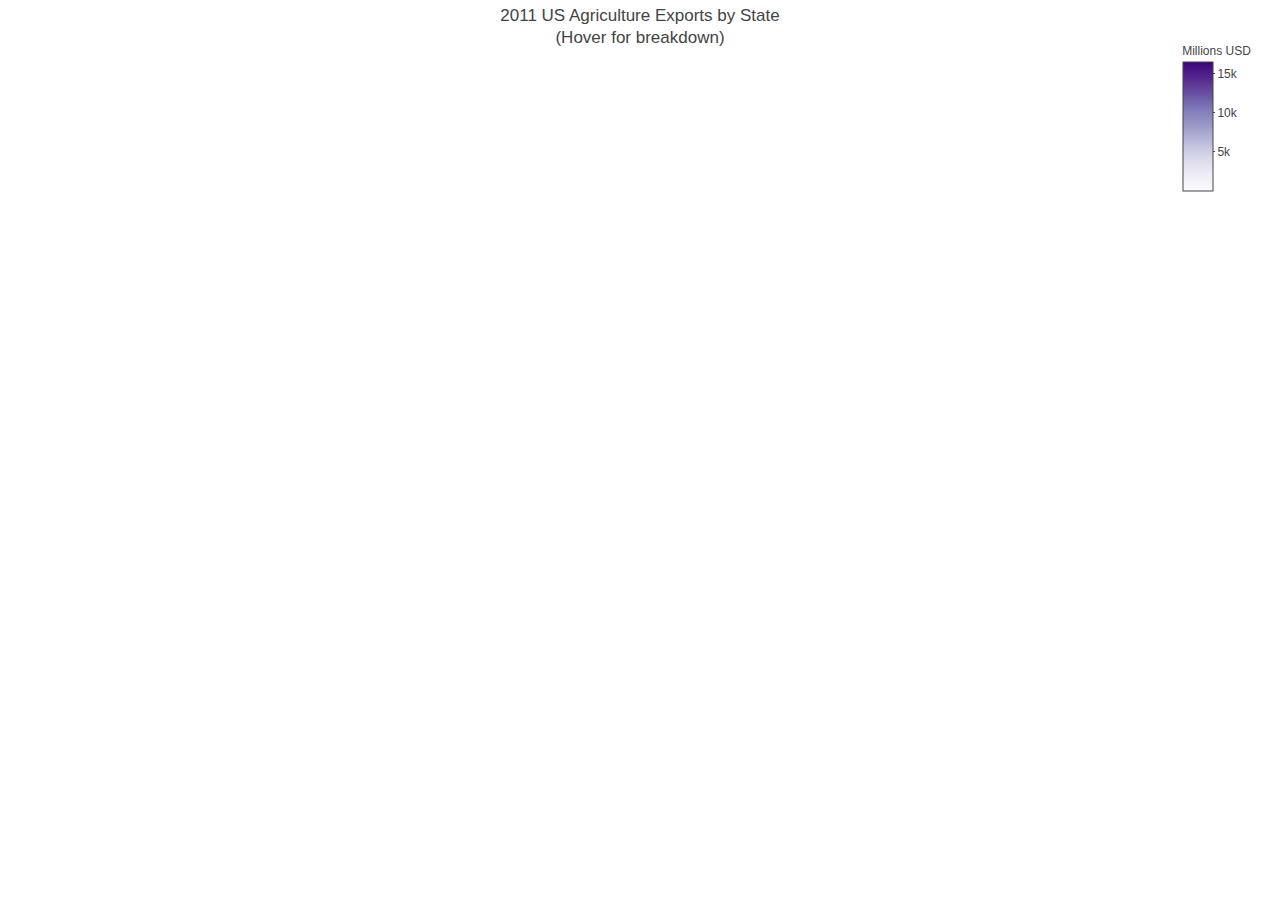
<file: 1_Intro/img/fig.map.html>
<!DOCTYPE html>
<html lang="en">
<head>
<meta charset="utf-8"/>
<style>body{background-color:white;}</style>
<script src="lib/htmlwidgets/htmlwidgets.js"></script>
<script src="lib/plotly-binding/plotly.js"></script>
<script src="lib/typedarray/typedarray.min.js"></script>
<script src="lib/jquery/jquery.min.js"></script>
<link href="lib/crosstalk/css/crosstalk.css" rel="stylesheet" />
<script src="lib/crosstalk/js/crosstalk.min.js"></script>
<link href="lib/plotly-htmlwidgets-css/plotly-htmlwidgets.css" rel="stylesheet" />
<script src="lib/plotly-main/plotly-latest.min.js"></script>

</head>
<body>
<div id="htmlwidget-929db3f2ce9926b0519c" style="width:100%;height:400px;" class="plotly html-widget"></div>
<script type="application/json" data-for="htmlwidget-929db3f2ce9926b0519c">{"x":{"visdat":{"6503d3e4a5":["function () ","plotlyVisDat"]},"cur_data":"6503d3e4a5","attrs":{"6503d3e4a5":{"locationmode":"USA-states","alpha_stroke":1,"sizes":[10,100],"spans":[1,20],"z":{},"text":{},"locations":{},"color":{},"colors":"Purples","inherit":true}},"layout":{"margin":{"b":40,"l":60,"t":25,"r":10},"mapType":"geo","scene":{"zaxis":{"title":"total.exports"}},"geo":{"domain":{"x":[0,1],"y":[0,1]},"scope":"usa","projection":{"type":"albers usa"},"showlakes":true,"lakecolor":"rgba(255,255,255,1)"},"hovermode":"closest","showlegend":false,"legend":{"yanchor":"top","y":0.5},"title":"2011 US Agriculture Exports by State<br>(Hover for breakdown)"},"source":"A","config":{"showSendToCloud":false},"data":[{"colorbar":{"title":"Millions USD","ticklen":2,"len":0.5,"lenmode":"fraction","y":1,"yanchor":"top"},"colorscale":[["0","rgba(252,251,253,1)"],["0.0416666666666667","rgba(248,246,250,1)"],["0.0833333333333333","rgba(243,242,248,1)"],["0.125","rgba(239,237,245,1)"],["0.166666666666667","rgba(232,231,242,1)"],["0.208333333333333","rgba(225,224,238,1)"],["0.25","rgba(218,218,235,1)"],["0.291666666666667","rgba(208,208,230,1)"],["0.333333333333333","rgba(198,199,225,1)"],["0.375","rgba(188,189,220,1)"],["0.416666666666667","rgba(178,177,213,1)"],["0.458333333333333","rgba(168,166,207,1)"],["0.5","rgba(158,154,200,1)"],["0.541666666666667","rgba(148,144,195,1)"],["0.583333333333333","rgba(138,135,191,1)"],["0.625","rgba(128,125,186,1)"],["0.666666666666667","rgba(121,110,178,1)"],["0.708333333333333","rgba(114,96,171,1)"],["0.75","rgba(106,81,163,1)"],["0.791666666666667","rgba(99,67,156,1)"],["0.833333333333333","rgba(92,54,150,1)"],["0.875","rgba(84,39,143,1)"],["0.916666666666667","rgba(77,28,137,1)"],["0.958333333333333","rgba(70,16,131,1)"],["1","rgba(63,0,125,1)"]],"showscale":true,"locationmode":"USA-states","z":[1390.63,13.31,1463.17,3586.02,16472.88,1851.33,259.62,282.19,3764.09,2860.84,401.84,2078.89,8709.48,5050.23,11273.76,4589.01,1889.15,1914.23,278.37,692.75,248.65,3164.16,7192.33,2170.8,3933.42,1718,7114.13,139.89,73.06,500.4,751.58,1488.9,3806.05,3761.96,3979.79,1646.41,1794.57,1969.87,31.59,929.93,3770.19,1535.13,6648.22,453.39,180.14,1146.48,3894.81,138.89,3090.23,349.69],"text":["Alabama <br> Beef 34.4 Dairy 4.06 <br> Fruits 25.11 Veggies 14.33 <br> Wheat 70 Corn 34.9","Alaska <br> Beef 0.2 Dairy 0.19 <br> Fruits 0 Veggies 1.56 <br> Wheat 0 Corn 0","Arizona <br> Beef 71.3 Dairy 105.48 <br> Fruits 60.27 Veggies 386.91 <br> Wheat 48.7 Corn 7.3","Arkansas <br> Beef 53.2 Dairy 3.53 <br> Fruits 6.88 Veggies 11.45 <br> Wheat 114.5 Corn 69.5","California <br> Beef 228.7 Dairy 929.95 <br> Fruits 8736.4 Veggies 2106.79 <br> Wheat 249.3 Corn 34.6","Colorado <br> Beef 261.4 Dairy 71.94 <br> Fruits 17.99 Veggies 118.27 <br> Wheat 400.5 Corn 183.2","Connecticut <br> Beef 1.1 Dairy 9.49 <br> Fruits 13.1 Veggies 11.16 <br> Wheat 0 Corn 0","Delaware <br> Beef 0.4 Dairy 2.3 <br> Fruits 1.53 Veggies 20.03 <br> Wheat 22.9 Corn 26.9","Florida <br> Beef 42.6 Dairy 66.31 <br> Fruits 1371.36 Veggies 450.86 <br> Wheat 1.8 Corn 3.5","Georgia <br> Beef 31 Dairy 38.38 <br> Fruits 233.51 Veggies 154.77 <br> Wheat 65.4 Corn 57.8","Hawaii <br> Beef 4 Dairy 1.16 <br> Fruits 55.51 Veggies 24.83 <br> Wheat 0 Corn 0","Idaho <br> Beef 119.8 Dairy 294.6 <br> Fruits 21.64 Veggies 319.19 <br> Wheat 568.2 Corn 24","Illinois <br> Beef 53.7 Dairy 45.82 <br> Fruits 12.53 Veggies 39.95 <br> Wheat 223.8 Corn 2228.5","Indiana <br> Beef 21.9 Dairy 89.7 <br> Fruits 12.98 Veggies 37.89 <br> Wheat 114 Corn 1123.2","Iowa <br> Beef 289.8 Dairy 107 <br> Fruits 3.24 Veggies 7.1 <br> Wheat 3.1 Corn 2529.8","Kansas <br> Beef 659.3 Dairy 65.45 <br> Fruits 3.11 Veggies 9.32 <br> Wheat 1426.5 Corn 457.3","Kentucky <br> Beef 54.8 Dairy 28.27 <br> Fruits 6.6 Veggies 0 <br> Wheat 149.3 Corn 179.1","Louisiana <br> Beef 19.8 Dairy 6.02 <br> Fruits 17.83 Veggies 17.25 <br> Wheat 78.7 Corn 91.4","Maine <br> Beef 1.4 Dairy 16.18 <br> Fruits 52.01 Veggies 62.9 <br> Wheat 0 Corn 0","Maryland <br> Beef 5.6 Dairy 24.81 <br> Fruits 12.9 Veggies 20.43 <br> Wheat 55.8 Corn 54.1","Massachusetts <br> Beef 0.6 Dairy 5.81 <br> Fruits 80.83 Veggies 21.13 <br> Wheat 0 Corn 0","Michigan <br> Beef 37.7 Dairy 214.82 <br> Fruits 257.69 Veggies 189.96 <br> Wheat 247 Corn 381.5","Minnesota <br> Beef 112.3 Dairy 218.05 <br> Fruits 7.91 Veggies 120.37 <br> Wheat 538.1 Corn 1264.3","Mississippi <br> Beef 12.8 Dairy 5.45 <br> Fruits 17.04 Veggies 27.87 <br> Wheat 102.2 Corn 110","Missouri <br> Beef 137.2 Dairy 34.26 <br> Fruits 13.18 Veggies 17.9 <br> Wheat 161.7 Corn 428.8","Montana <br> Beef 105 Dairy 6.82 <br> Fruits 3.3 Veggies 45.27 <br> Wheat 1198.1 Corn 5.4","Nebraska <br> Beef 762.2 Dairy 30.07 <br> Fruits 2.16 Veggies 53.5 <br> Wheat 292.3 Corn 1735.9","Nevada <br> Beef 21.8 Dairy 16.57 <br> Fruits 1.19 Veggies 27.93 <br> Wheat 5.4 Corn 0","New Hampshire <br> Beef 0.6 Dairy 7.46 <br> Fruits 7.98 Veggies 4.5 <br> Wheat 0 Corn 0","New Jersey <br> Beef 0.8 Dairy 3.37 <br> Fruits 109.45 Veggies 56.54 <br> Wheat 6.7 Corn 10.1","New Mexico <br> Beef 117.2 Dairy 191.01 <br> Fruits 101.9 Veggies 43.88 <br> Wheat 13.9 Corn 11.2","New York <br> Beef 22.2 Dairy 331.8 <br> Fruits 202.56 Veggies 143.37 <br> Wheat 29.9 Corn 106.1","North Carolina <br> Beef 24.8 Dairy 24.9 <br> Fruits 74.47 Veggies 150.45 <br> Wheat 200.3 Corn 92.2","North Dakota <br> Beef 78.5 Dairy 8.14 <br> Fruits 0.25 Veggies 130.79 <br> Wheat 1664.5 Corn 236.1","Ohio <br> Beef 36.2 Dairy 134.57 <br> Fruits 27.21 Veggies 53.53 <br> Wheat 207.4 Corn 535.1","Oklahoma <br> Beef 337.6 Dairy 24.35 <br> Fruits 9.24 Veggies 8.9 <br> Wheat 324.8 Corn 27.5","Oregon <br> Beef 58.8 Dairy 63.66 <br> Fruits 315.04 Veggies 126.5 <br> Wheat 320.3 Corn 11.7","Pennsylvania <br> Beef 50.9 Dairy 280.87 <br> Fruits 89.48 Veggies 38.26 <br> Wheat 41 Corn 112.1","Rhode Island <br> Beef 0.1 Dairy 0.52 <br> Fruits 2.83 Veggies 3.02 <br> Wheat 0 Corn 0","South Carolina <br> Beef 15.2 Dairy 7.62 <br> Fruits 53.45 Veggies 42.66 <br> Wheat 55.3 Corn 32.1","South Dakota <br> Beef 193.5 Dairy 46.77 <br> Fruits 0.8 Veggies 4.06 <br> Wheat 704.5 Corn 643.6","Tennessee <br> Beef 51.1 Dairy 21.18 <br> Fruits 6.23 Veggies 24.67 <br> Wheat 100 Corn 88.8","Texas <br> Beef 961 Dairy 240.55 <br> Fruits 99.9 Veggies 115.23 <br> Wheat 309.7 Corn 167.2","Utah <br> Beef 27.9 Dairy 48.6 <br> Fruits 12.34 Veggies 6.6 <br> Wheat 42.8 Corn 5.3","Vermont <br> Beef 6.2 Dairy 65.98 <br> Fruits 8.01 Veggies 4.05 <br> Wheat 0 Corn 0","Virginia <br> Beef 39.5 Dairy 47.85 <br> Fruits 36.48 Veggies 27.25 <br> Wheat 77.5 Corn 39.5","Washington <br> Beef 59.2 Dairy 154.18 <br> Fruits 1738.57 Veggies 363.79 <br> Wheat 786.3 Corn 29.5","West Virginia <br> Beef 12 Dairy 3.9 <br> Fruits 11.54 Veggies 0 <br> Wheat 1.6 Corn 3.5","Wisconsin <br> Beef 107.3 Dairy 633.6 <br> Fruits 133.8 Veggies 148.99 <br> Wheat 96.7 Corn 460.5","Wyoming <br> Beef 75.1 Dairy 2.89 <br> Fruits 0.17 Veggies 10.23 <br> Wheat 20.7 Corn 9"],"locations":["AL","AK","AZ","AR","CA","CO","CT","DE","FL","GA","HI","ID","IL","IN","IA","KS","KY","LA","ME","MD","MA","MI","MN","MS","MO","MT","NE","NV","NH","NJ","NM","NY","NC","ND","OH","OK","OR","PA","RI","SC","SD","TN","TX","UT","VT","VA","WA","WV","WI","WY"],"type":"choropleth","marker":{"line":{"colorbar":{"title":"","ticklen":2},"cmin":13.31,"cmax":16472.88,"colorscale":[["0","rgba(252,251,253,1)"],["0.0416666666666667","rgba(248,246,250,1)"],["0.0833333333333333","rgba(243,242,248,1)"],["0.125","rgba(239,237,245,1)"],["0.166666666666667","rgba(232,231,242,1)"],["0.208333333333333","rgba(225,224,238,1)"],["0.25","rgba(218,218,235,1)"],["0.291666666666667","rgba(208,208,230,1)"],["0.333333333333333","rgba(198,199,225,1)"],["0.375","rgba(188,189,220,1)"],["0.416666666666667","rgba(178,177,213,1)"],["0.458333333333333","rgba(168,166,207,1)"],["0.5","rgba(158,154,200,1)"],["0.541666666666667","rgba(148,144,195,1)"],["0.583333333333333","rgba(138,135,191,1)"],["0.625","rgba(128,125,186,1)"],["0.666666666666667","rgba(121,110,178,1)"],["0.708333333333333","rgba(114,96,171,1)"],["0.75","rgba(106,81,163,1)"],["0.791666666666667","rgba(99,67,156,1)"],["0.833333333333333","rgba(92,54,150,1)"],["0.875","rgba(84,39,143,1)"],["0.916666666666667","rgba(77,28,137,1)"],["0.958333333333333","rgba(70,16,131,1)"],["1","rgba(63,0,125,1)"]],"showscale":false,"color":[1390.63,13.31,1463.17,3586.02,16472.88,1851.33,259.62,282.19,3764.09,2860.84,401.84,2078.89,8709.48,5050.23,11273.76,4589.01,1889.15,1914.23,278.37,692.75,248.65,3164.16,7192.33,2170.8,3933.42,1718,7114.13,139.89,73.06,500.4,751.58,1488.9,3806.05,3761.96,3979.79,1646.41,1794.57,1969.87,31.59,929.93,3770.19,1535.13,6648.22,453.39,180.14,1146.48,3894.81,138.89,3090.23,349.69]}},"geo":"geo","frame":null}],"highlight":{"on":"plotly_click","persistent":false,"dynamic":false,"selectize":false,"opacityDim":0.2,"selected":{"opacity":1},"debounce":0},"shinyEvents":["plotly_hover","plotly_click","plotly_selected","plotly_relayout","plotly_brushed","plotly_brushing","plotly_clickannotation","plotly_doubleclick","plotly_deselect","plotly_afterplot","plotly_sunburstclick"],"base_url":"https://plot.ly"},"evals":[],"jsHooks":[]}</script>
</body>
</html>
</file>
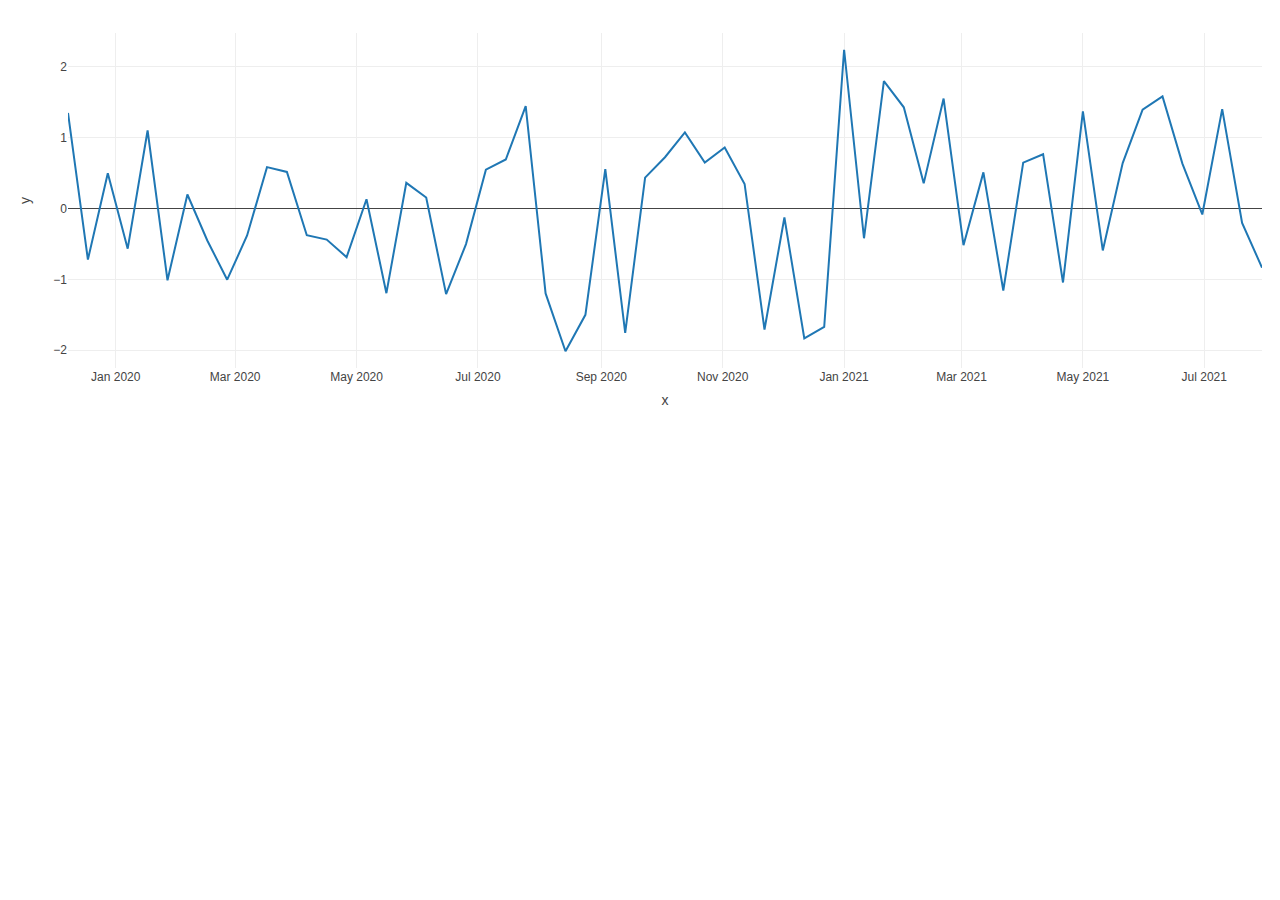
<file: 1_Intro/img/fig.series.html>
<!DOCTYPE html>
<html lang="en">
<head>
<meta charset="utf-8"/>
<style>body{background-color:white;}</style>
<script src="lib/htmlwidgets/htmlwidgets.js"></script>
<script src="lib/plotly-binding/plotly.js"></script>
<script src="lib/typedarray/typedarray.min.js"></script>
<script src="lib/jquery/jquery.min.js"></script>
<link href="lib/crosstalk/css/crosstalk.css" rel="stylesheet" />
<script src="lib/crosstalk/js/crosstalk.min.js"></script>
<link href="lib/plotly-htmlwidgets-css/plotly-htmlwidgets.css" rel="stylesheet" />
<script src="lib/plotly-main/plotly-latest.min.js"></script>

</head>
<body>
<div id="htmlwidget-2c5c5eeee61699de1a74" style="width:100%;height:400px;" class="plotly html-widget"></div>
<script type="application/json" data-for="htmlwidget-2c5c5eeee61699de1a74">{"x":{"visdat":{"6504d275ea4":["function () ","plotlyVisDat"]},"cur_data":"6504d275ea4","attrs":{"6504d275ea4":{"x":{},"y":{},"mode":"lines","text":["0 days from today","10 days from today","20 days from today","30 days from today","40 days from today","50 days from today","60 days from today","70 days from today","80 days from today","90 days from today","100 days from today","110 days from today","120 days from today","130 days from today","140 days from today","150 days from today","160 days from today","170 days from today","180 days from today","190 days from today","200 days from today","210 days from today","220 days from today","230 days from today","240 days from today","250 days from today","260 days from today","270 days from today","280 days from today","290 days from today","300 days from today","310 days from today","320 days from today","330 days from today","340 days from today","350 days from today","360 days from today","370 days from today","380 days from today","390 days from today","400 days from today","410 days from today","420 days from today","430 days from today","440 days from today","450 days from today","460 days from today","470 days from today","480 days from today","490 days from today","500 days from today","510 days from today","520 days from today","530 days from today","540 days from today","550 days from today","560 days from today","570 days from today","580 days from today","590 days from today","600 days from today"],"alpha_stroke":1,"sizes":[10,100],"spans":[1,20]}},"layout":{"margin":{"b":40,"l":60,"t":25,"r":10},"xaxis":{"domain":[0,1],"automargin":true,"title":"x"},"yaxis":{"domain":[0,1],"automargin":true,"title":"y"},"hovermode":"closest","showlegend":false},"source":"A","config":{"showSendToCloud":false},"data":[{"x":["2021-07-30","2021-07-20","2021-07-10","2021-06-30","2021-06-20","2021-06-10","2021-05-31","2021-05-21","2021-05-11","2021-05-01","2021-04-21","2021-04-11","2021-04-01","2021-03-22","2021-03-12","2021-03-02","2021-02-20","2021-02-10","2021-01-31","2021-01-21","2021-01-11","2021-01-01","2020-12-22","2020-12-12","2020-12-02","2020-11-22","2020-11-12","2020-11-02","2020-10-23","2020-10-13","2020-10-03","2020-09-23","2020-09-13","2020-09-03","2020-08-24","2020-08-14","2020-08-04","2020-07-25","2020-07-15","2020-07-05","2020-06-25","2020-06-15","2020-06-05","2020-05-26","2020-05-16","2020-05-06","2020-04-26","2020-04-16","2020-04-06","2020-03-27","2020-03-17","2020-03-07","2020-02-26","2020-02-16","2020-02-06","2020-01-27","2020-01-17","2020-01-07","2019-12-28","2019-12-18","2019-12-08"],"y":[-0.83543382303606,-0.203600147196214,1.40126525086821,-0.0852172814916275,0.63235461895347,1.58168545933685,1.39424869646588,0.640059512560334,-0.592374758140381,1.36958530843971,-1.04511364206034,0.765356701716498,0.646474806750508,-1.15794032976584,0.508912833352561,-0.517922675870994,1.55013040507797,0.353884222102026,1.42736109466786,1.79617453556807,-0.420737224048925,2.2394229393703,-1.67297068094963,-1.83306241710869,-0.127411256941485,-1.7088233028271,0.345391076888639,0.859330615008052,0.647177059017384,1.07273355555441,0.722680170124319,0.435334028871691,-1.75745731746585,0.553409690711377,-1.50150093859069,-2.01527145255329,-1.1995554348668,1.44419794431172,0.690840709505034,0.546848326527042,-0.503293630176905,-1.20976221502837,0.153637023442705,0.360820357505879,-1.19598191507665,0.129820928805441,-0.687178509266582,-0.439300351313622,-0.377472746807656,0.515417057258789,0.583449224306931,-0.382154975311651,-1.00558486607434,-0.452266488764051,0.196408324168168,-1.01356574594443,1.09996833274934,-0.567806272531142,0.495485189070576,-0.72196436513411,1.34801562856167],"mode":"lines","text":["0 days from today","10 days from today","20 days from today","30 days from today","40 days from today","50 days from today","60 days from today","70 days from today","80 days from today","90 days from today","100 days from today","110 days from today","120 days from today","130 days from today","140 days from today","150 days from today","160 days from today","170 days from today","180 days from today","190 days from today","200 days from today","210 days from today","220 days from today","230 days from today","240 days from today","250 days from today","260 days from today","270 days from today","280 days from today","290 days from today","300 days from today","310 days from today","320 days from today","330 days from today","340 days from today","350 days from today","360 days from today","370 days from today","380 days from today","390 days from today","400 days from today","410 days from today","420 days from today","430 days from today","440 days from today","450 days from today","460 days from today","470 days from today","480 days from today","490 days from today","500 days from today","510 days from today","520 days from today","530 days from today","540 days from today","550 days from today","560 days from today","570 days from today","580 days from today","590 days from today","600 days from today"],"type":"scatter","marker":{"color":"rgba(31,119,180,1)","line":{"color":"rgba(31,119,180,1)"}},"error_y":{"color":"rgba(31,119,180,1)"},"error_x":{"color":"rgba(31,119,180,1)"},"line":{"color":"rgba(31,119,180,1)"},"xaxis":"x","yaxis":"y","frame":null}],"highlight":{"on":"plotly_click","persistent":false,"dynamic":false,"selectize":false,"opacityDim":0.2,"selected":{"opacity":1},"debounce":0},"shinyEvents":["plotly_hover","plotly_click","plotly_selected","plotly_relayout","plotly_brushed","plotly_brushing","plotly_clickannotation","plotly_doubleclick","plotly_deselect","plotly_afterplot","plotly_sunburstclick"],"base_url":"https://plot.ly"},"evals":[],"jsHooks":[]}</script>
</body>
</html>
</file>
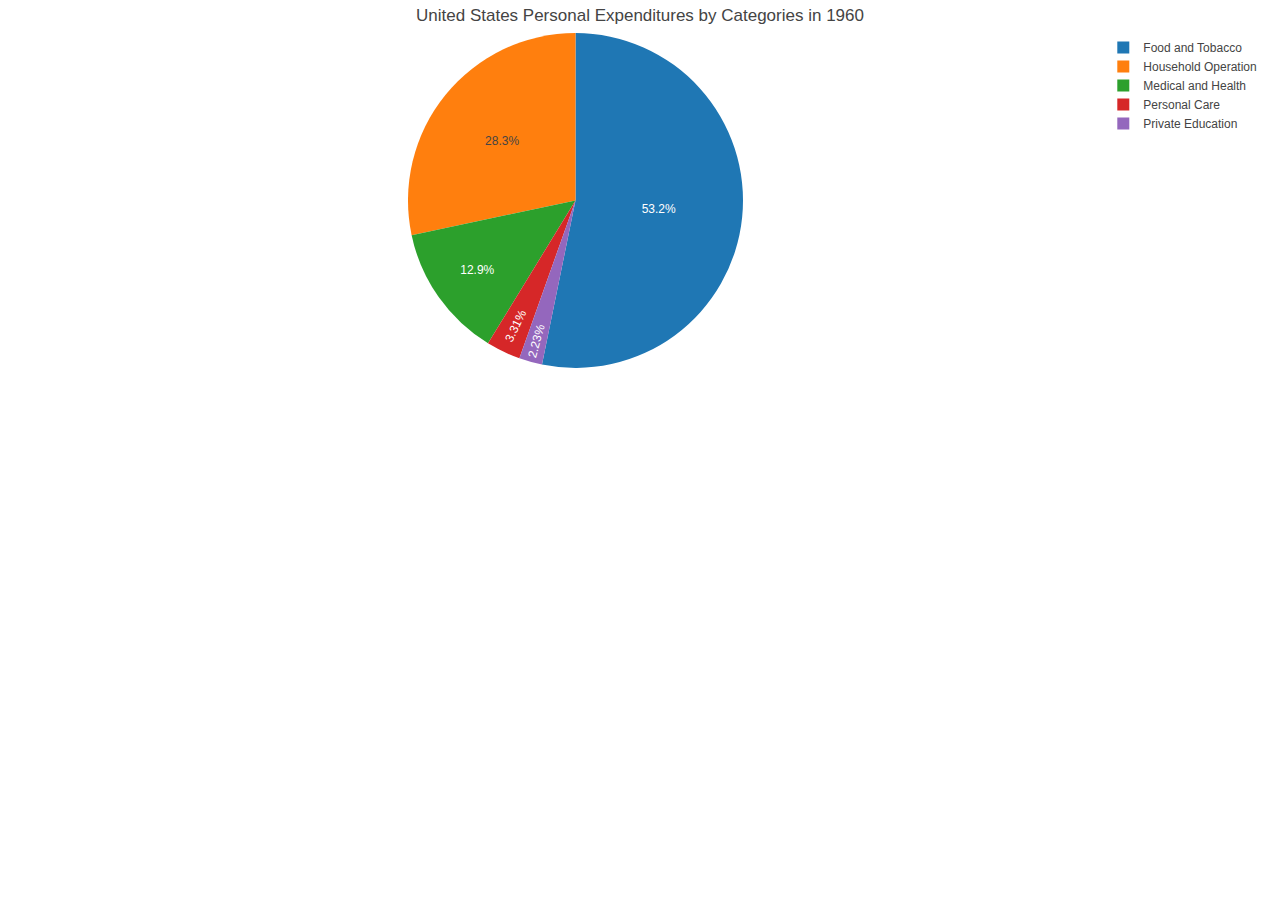
<file: 1_Intro/img/fig_pie.html>
<!DOCTYPE html>
<html lang="en">
<head>
<meta charset="utf-8"/>
<style>body{background-color:white;}</style>
<script src="lib/htmlwidgets/htmlwidgets.js"></script>
<script src="lib/plotly-binding/plotly.js"></script>
<script src="lib/typedarray/typedarray.min.js"></script>
<script src="lib/jquery/jquery.min.js"></script>
<link href="lib/crosstalk/css/crosstalk.css" rel="stylesheet" />
<script src="lib/crosstalk/js/crosstalk.min.js"></script>
<link href="lib/plotly-htmlwidgets-css/plotly-htmlwidgets.css" rel="stylesheet" />
<script src="lib/plotly-main/plotly-latest.min.js"></script>

</head>
<body>
<div id="htmlwidget-18af1767a9ece203619d" style="width:100%;height:400px;" class="plotly html-widget"></div>
<script type="application/json" data-for="htmlwidget-18af1767a9ece203619d">{"x":{"visdat":{"65026c2bea":["function () ","plotlyVisDat"]},"cur_data":"65026c2bea","attrs":{"65026c2bea":{"labels":{},"values":{},"alpha_stroke":1,"sizes":[10,100],"spans":[1,20],"type":"pie"}},"layout":{"margin":{"b":40,"l":60,"t":25,"r":10},"title":"United States Personal Expenditures by Categories in 1960","xaxis":{"showgrid":false,"zeroline":false,"showticklabels":false},"yaxis":{"showgrid":false,"zeroline":false,"showticklabels":false},"hovermode":"closest","showlegend":true},"source":"A","config":{"showSendToCloud":false},"data":[{"labels":["Food and Tobacco","Household Operation","Medical and Health","Personal Care","Private Education"],"values":[86.8,46.2,21.1,5.4,3.64],"type":"pie","marker":{"color":"rgba(31,119,180,1)","line":{"color":"rgba(255,255,255,1)"}},"frame":null}],"highlight":{"on":"plotly_click","persistent":false,"dynamic":false,"selectize":false,"opacityDim":0.2,"selected":{"opacity":1},"debounce":0},"shinyEvents":["plotly_hover","plotly_click","plotly_selected","plotly_relayout","plotly_brushed","plotly_brushing","plotly_clickannotation","plotly_doubleclick","plotly_deselect","plotly_afterplot","plotly_sunburstclick"],"base_url":"https://plot.ly"},"evals":[],"jsHooks":[]}</script>
</body>
</html>
</file>
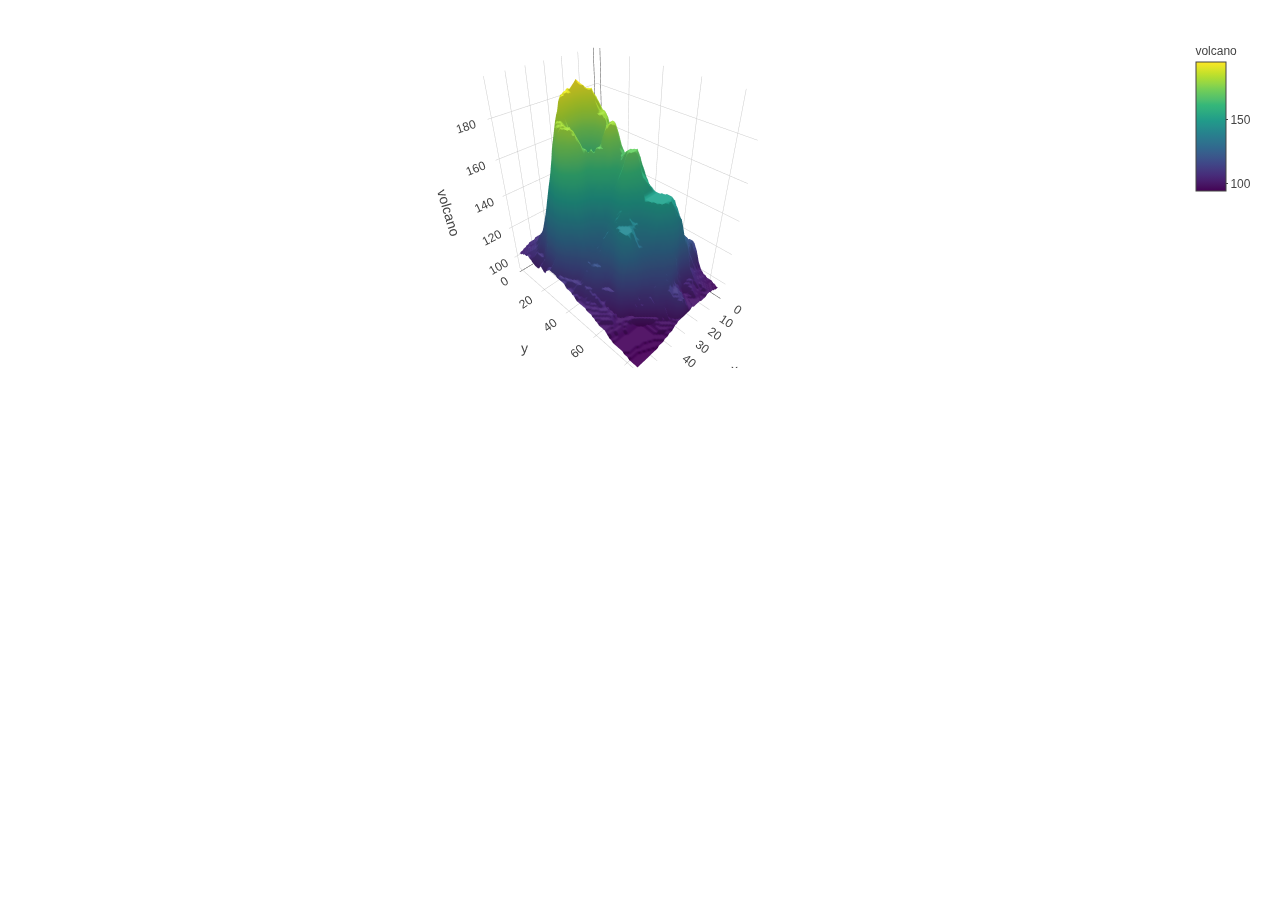
<file: 4_InteractiveR/img/fig.3d.html>
<!DOCTYPE html>
<html lang="en">
<head>
<meta charset="utf-8"/>
<style>body{background-color:white;}</style>
<script src="lib/htmlwidgets/htmlwidgets.js"></script>
<script src="lib/plotly-binding/plotly.js"></script>
<script src="lib/typedarray/typedarray.min.js"></script>
<script src="lib/jquery/jquery.min.js"></script>
<link href="lib/crosstalk/css/crosstalk.css" rel="stylesheet" />
<script src="lib/crosstalk/js/crosstalk.min.js"></script>
<link href="lib/plotly-htmlwidgets-css/plotly-htmlwidgets.css" rel="stylesheet" />
<script src="lib/plotly-main/plotly-latest.min.js"></script>

</head>
<body>
<div id="htmlwidget-f7e11d196caf066f1af0" style="width:100%;height:400px;" class="plotly html-widget"></div>
<script type="application/json" data-for="htmlwidget-f7e11d196caf066f1af0">{"x":{"visdat":{"2f2034887f4a":["function () ","plotlyVisDat"]},"cur_data":"2f2034887f4a","attrs":{"2f2034887f4a":{"z":{},"alpha_stroke":1,"sizes":[10,100],"spans":[1,20],"type":"surface","inherit":true}},"layout":{"margin":{"b":40,"l":60,"t":25,"r":10},"scene":{"zaxis":{"title":"volcano"}},"hovermode":"closest","showlegend":false,"legend":{"yanchor":"top","y":0.5}},"source":"A","config":{"showSendToCloud":false},"data":[{"colorbar":{"title":"volcano","ticklen":2,"len":0.5,"lenmode":"fraction","y":1,"yanchor":"top"},"colorscale":[["0","rgba(68,1,84,1)"],["0.0416666666666666","rgba(70,19,97,1)"],["0.0833333333333334","rgba(72,32,111,1)"],["0.125","rgba(71,45,122,1)"],["0.166666666666667","rgba(68,58,128,1)"],["0.208333333333333","rgba(64,70,135,1)"],["0.25","rgba(60,82,138,1)"],["0.291666666666667","rgba(56,93,140,1)"],["0.333333333333333","rgba(49,104,142,1)"],["0.375","rgba(46,114,142,1)"],["0.416666666666666","rgba(42,123,142,1)"],["0.458333333333333","rgba(38,133,141,1)"],["0.5","rgba(37,144,140,1)"],["0.541666666666667","rgba(33,154,138,1)"],["0.583333333333333","rgba(39,164,133,1)"],["0.625","rgba(47,174,127,1)"],["0.666666666666667","rgba(53,183,121,1)"],["0.708333333333333","rgba(79,191,110,1)"],["0.75","rgba(98,199,98,1)"],["0.791666666666667","rgba(119,207,85,1)"],["0.833333333333333","rgba(147,214,70,1)"],["0.875","rgba(172,220,52,1)"],["0.916666666666667","rgba(199,225,42,1)"],["0.958333333333333","rgba(226,228,40,1)"],["1","rgba(253,231,37,1)"]],"showscale":true,"z":[[100,100,101,101,101,101,101,100,100,100,101,101,102,102,102,102,103,104,103,102,101,101,102,103,104,104,105,107,107,107,108,108,110,110,110,110,110,110,110,110,108,108,108,107,107,108,108,108,108,108,107,107,107,107,106,106,105,105,104,104,103],[101,101,102,102,102,102,102,101,101,101,102,102,103,103,103,103,104,105,104,103,102,102,103,105,106,106,107,109,110,110,110,110,111,112,113,114,116,115,114,112,110,110,110,109,108,109,109,109,109,108,108,108,108,107,107,106,106,105,105,104,104],[102,102,103,103,103,103,103,102,102,102,103,103,104,104,104,104,105,106,105,104,104,105,106,107,108,110,111,113,114,115,114,115,116,118,119,119,121,121,120,118,116,114,112,111,110,110,110,110,109,109,109,109,108,108,107,107,106,106,105,105,104],[103,103,104,104,104,104,104,103,103,103,103,104,104,104,105,105,106,107,106,106,106,107,108,110,111,114,117,118,117,119,120,121,122,124,125,126,127,127,126,124,122,120,117,116,113,111,110,110,110,109,109,109,109,108,108,107,107,106,106,105,105],[104,104,105,105,105,105,105,104,104,103,104,104,105,105,105,106,107,108,108,108,109,110,112,114,115,118,121,122,121,123,128,131,129,130,131,131,132,132,131,130,128,126,122,119,115,114,112,110,110,110,110,110,109,109,108,107,107,107,106,106,105],[105,105,105,106,106,106,106,105,105,104,104,105,105,106,106,107,109,110,110,112,113,115,116,118,119,121,124,126,126,129,134,137,137,136,136,135,136,136,136,135,133,129,126,122,118,116,115,113,111,110,110,110,110,109,108,108,108,107,107,106,106],[105,106,106,107,107,107,107,106,106,105,105,106,106,107,108,109,111,113,114,116,118,120,121,122,123,125,127,129,130,135,140,142,142,142,141,140,140,140,140,139,137,134,129,125,121,118,116,114,112,110,110,110,111,110,109,109,108,108,107,107,106],[106,107,107,108,108,108,108,107,107,106,106,107,108,108,110,113,115,117,118,120,122,124,125,127,128,129,131,134,135,141,146,147,146,146,145,144,144,144,143,142,141,139,135,130,126,122,118,116,114,112,112,113,112,110,110,109,109,108,108,107,106],[107,108,108,109,109,109,109,108,108,107,108,108,110,111,113,116,118,120,123,125,127,129,130,132,134,135,137,139,142,146,152,152,151,151,150,149,148,148,146,145,143,142,139,135,131,127,122,119,117,115,115,115,114,112,110,110,109,109,108,107,107],[108,109,109,110,110,110,110,109,109,108,110,110,113,116,118,120,122,125,127,129,133,136,138,140,141,142,148,150,151,156,158,159,158,157,158,158,154,151,149,148,146,144,141,137,134,130,125,122,120,118,117,117,115,113,111,110,110,109,108,107,107],[109,110,110,111,111,111,111,110,110,110,112,114,118,121,123,125,127,129,133,137,141,143,145,146,148,150,154,156,159,161,162,163,164,163,164,164,160,157,154,151,149,146,144,140,137,133,129,126,124,121,119,118,116,114,112,111,110,109,108,107,106],[110,110,111,113,112,111,113,112,112,114,116,119,121,124,127,129,133,138,143,146,149,149,151,153,154,157,159,160,163,165,166,167,168,168,168,168,166,162,159,157,154,152,149,144,140,136,133,131,128,125,122,119,117,115,113,111,110,109,108,107,106],[110,111,113,115,114,113,114,114,115,117,119,121,124,126,129,133,140,145,150,154,155,155,157,159,161,162,164,165,167,168,169,170,172,174,172,172,171,169,166,163,161,158,153,148,143,140,137,134,131,128,125,120,118,116,114,112,110,109,108,107,105],[111,113,115,117,116,115,116,117,117,119,121,124,126,128,132,137,143,151,156,161,161,162,163,165,166,167,168,170,171,173,175,177,179,178,177,176,176,174,171,169,165,161,156,152,148,144,140,138,135,131,127,123,119,117,115,113,111,110,108,106,105],[114,115,117,117,117,118,119,119,120,121,124,126,128,131,137,143,150,156,160,163,165,168,170,171,172,173,174,175,177,179,180,182,183,183,183,183,180,178,177,172,168,164,160,156,152,148,144,141,138,134,130,126,121,117,114,112,110,110,108,106,104],[116,118,118,118,120,121,121,122,122,123,125,128,130,134,141,147,152,156,160,165,168,170,174,176,179,180,181,181,182,182,183,184,186,187,187,184,184,181,180,176,172,168,165,161,157,153,149,145,142,138,133,129,125,120,115,111,110,110,108,106,104],[118,120,120,121,122,123,124,124,125,126,127,129,132,135,142,149,153,157,161,166,170,174,178,180,182,183,184,184,185,186,186,187,189,189,189,189,189,186,182,179,175,171,168,165,162,157,152,149,145,141,137,131,125,120,116,111,110,110,108,106,104],[120,121,122,123,124,125,126,127,127,128,130,132,134,137,142,151,155,158,162,169,172,176,181,183,184,186,187,188,189,189,189,189,190,190,191,190,190,188,186,183,180,175,171,168,165,161,157,152,149,145,141,134,127,121,116,112,110,110,108,106,104],[120,122,125,126,126,127,128,129,130,130,132,134,136,139,145,152,157,160,167,172,175,178,181,185,186,188,190,191,192,193,193,192,192,191,192,191,191,190,190,187,184,181,177,172,169,165,161,156,152,147,143,139,131,123,119,115,111,110,108,106,105],[121,124,126,128,129,129,130,131,132,133,135,137,139,143,150,154,159,164,170,173,176,179,184,186,189,190,191,192,193,194,195,194,193,192,191,191,191,191,190,190,188,184,181,177,173,169,165,160,155,149,145,142,136,129,123,118,114,110,108,108,107],[122,125,127,130,130,131,133,134,135,136,137,140,143,147,154,158,162,166,171,174,177,181,186,189,190,190,191,192,191,191,190,189,188,189,190,190,191,190,190,190,189,186,184,181,177,173,169,164,158,152,148,144,140,134,125,118,115,111,110,108,107],[122,125,128,130,132,133,135,136,137,139,140,143,147,152,157,161,164,168,172,175,179,182,186,190,190,190,190,189,187,184,184,183,182,182,183,183,183,184,185,186,187,186,185,184,181,177,173,169,163,157,149,145,141,136,130,119,116,112,110,108,106],[123,126,129,131,133,135,137,138,139,141,143,147,150,156,161,164,167,170,173,177,181,184,187,188,190,189,187,185,183,179,176,174,174,174,174,174,176,177,179,180,182,183,182,181,181,180,176,171,166,160,152,147,142,138,133,126,121,115,110,106,105],[124,127,130,132,135,137,138,140,142,144,147,149,154,157,161,165,168,171,175,178,181,184,186,187,187,184,184,181,179,175,171,169,168,168,168,169,170,172,174,177,178,179,180,181,181,180,179,174,167,161,155,148,144,139,134,128,121,115,110,106,105],[123,128,131,133,136,138,140,142,144,146,149,151,154,157,160,164,168,172,175,178,181,183,184,184,185,183,180,177,174,170,167,165,164,164,164,165,166,168,171,175,176,178,180,181,180,180,179,177,170,163,157,150,144,139,134,128,121,115,110,108,107],[123,127,131,134,136,138,140,142,144,147,149,151,154,157,160,164,168,171,174,178,180,181,181,182,183,181,178,173,169,166,163,161,161,160,160,161,163,165,168,173,176,178,179,180,181,180,180,175,173,166,159,152,145,139,134,127,121,115,110,109,108],[120,124,128,131,134,137,139,142,144,146,149,151,153,156,160,163,167,171,174,178,180,180,180,180,180,180,175,171,167,162,160,158,157,157,157,158,159,162,166,170,175,177,178,180,181,181,180,178,175,169,160,154,148,140,134,128,121,115,110,110,109],[118,121,125,129,132,134,137,140,142,145,147,149,151,155,159,163,166,169,173,177,179,180,180,180,180,179,174,169,166,161,158,156,154,153,153,154,156,159,163,169,173,175,178,180,181,180,180,179,175,170,160,154,149,142,135,128,122,116,111,110,110],[117,120,121,125,129,132,135,138,140,143,145,147,149,153,157,160,163,166,171,174,177,179,180,180,180,179,172,168,164,160,157,154,151,149,150,150,154,158,164,169,174,178,180,180,180,180,178,177,175,170,161,153,148,142,135,129,123,116,113,112,110],[115,118,120,122,126,130,133,136,138,141,143,145,148,151,154,157,160,163,168,171,174,177,179,179,179,176,171,167,164,160,156,153,149,148,149,151,155,158,163,170,173,177,179,180,180,180,178,175,173,171,162,154,147,141,136,130,124,117,115,112,110],[114,116,118,120,122,127,131,133,136,138,141,143,146,148,151,154,157,160,164,168,171,174,178,178,179,177,173,169,165,161,157,154,151,149,150,152,155,159,166,171,175,177,179,180,180,179,176,174,171,168,159,151,146,141,135,129,124,119,116,113,110],[115,114,116,118,120,122,127,129,132,136,139,141,143,146,148,151,153,156,160,164,167,172,174,176,177,176,173,170,166,162,159,157,154,153,154,155,158,161,169,172,174,176,178,178,178,178,175,172,169,162,156,149,144,140,134,128,123,118,115,112,110],[113,113,114,116,118,120,122,125,129,133,136,138,141,143,146,149,150,153,156,160,165,170,173,176,176,176,173,172,169,165,163,160,158,157,158,159,161,166,170,170,173,175,176,178,176,173,171,168,164,158,153,146,140,137,132,127,121,117,113,111,110],[111,112,113,114,116,118,120,122,126,130,133,136,139,142,145,147,148,151,155,158,163,168,173,176,177,177,176,174,171,169,166,164,161,161,162,164,165,167,170,170,171,173,173,173,170,168,165,163,160,155,149,143,138,134,130,125,119,116,112,110,109],[110,112,113,113,114,116,118,120,123,127,131,134,137,141,143,145,148,150,154,157,161,166,171,176,178,178,178,176,174,172,170,167,167,167,166,168,170,169,168,167,168,168,168,168,167,165,163,160,156,152,146,140,136,131,128,122,118,114,110,110,109],[109,110,111,112,114,116,118,119,120,124,128,131,136,140,142,145,147,150,153,157,160,165,170,174,178,179,179,178,178,176,174,171,170,170,170,168,167,166,164,163,161,162,163,163,163,161,160,157,153,148,142,136,130,127,124,120,117,113,110,110,109],[108,109,111,112,114,116,117,118,120,121,125,128,132,138,142,144,147,149,153,156,160,164,170,174,178,180,180,179,179,178,176,172,170,170,170,168,166,164,162,160,157,156,157,158,158,156,153,151,149,144,139,130,127,124,121,118,115,112,110,110,109],[108,109,111,113,114,116,117,118,119,120,122,126,130,135,139,143,147,149,152,156,160,164,169,173,177,180,180,180,180,179,178,174,170,170,168,167,165,163,161,157,154,153,152,152,152,149,148,147,144,140,134,128,125,122,119,117,114,110,110,109,109],[107,108,111,112,114,115,116,117,119,120,121,124,128,133,137,141,145,149,152,156,160,164,168,172,176,179,180,180,180,179,178,174,170,168,166,165,163,161,158,154,150,149,148,146,145,143,143,143,140,136,130,126,123,120,118,115,112,110,110,109,109],[107,108,110,112,113,113,115,116,118,120,122,125,128,132,136,140,145,148,150,155,160,164,167,170,174,177,179,179,178,176,176,173,169,166,164,163,161,159,155,152,148,145,143,141,140,139,139,138,136,132,128,124,121,118,116,114,111,110,110,109,108],[107,108,109,111,113,114,116,117,119,120,122,125,128,132,137,141,144,146,149,152,157,162,166,168,171,173,175,175,173,172,172,171,168,165,162,160,158,156,153,149,145,142,139,138,137,136,135,133,131,129,126,122,119,117,114,112,110,110,109,108,107],[108,109,110,112,114,115,116,117,119,120,122,126,129,133,137,141,143,146,148,151,155,160,164,167,168,169,170,170,169,168,167,168,166,163,160,158,155,153,150,147,143,140,137,136,134,133,132,130,129,127,125,121,118,115,112,110,110,110,108,107,107],[109,110,111,113,115,116,117,118,120,121,123,126,129,133,138,141,143,146,148,150,155,159,163,165,166,167,168,168,166,165,164,161,160,159,158,155,152,149,147,144,141,138,135,134,132,130,129,128,126,124,122,120,117,113,111,110,110,110,108,107,107],[110,111,112,113,116,117,118,119,120,122,125,127,130,133,138,141,143,146,148,150,154,159,162,163,164,166,166,166,165,163,161,159,157,156,155,153,150,146,143,140,138,136,133,132,130,129,128,125,124,122,120,119,117,114,111,110,110,109,108,107,107],[111,112,113,114,116,117,118,119,120,123,125,128,130,134,139,141,144,146,148,151,154,158,161,164,166,167,168,166,165,163,161,158,156,154,152,150,146,142,139,137,135,133,131,130,129,128,127,125,123,121,120,118,116,113,111,110,110,109,108,107,106],[111,112,113,115,117,118,118,120,121,124,126,128,131,135,139,142,144,146,148,151,155,160,164,165,168,169,169,168,166,163,160,158,156,153,151,148,145,142,139,137,135,132,130,129,127,126,125,124,123,120,120,117,116,114,112,110,110,108,107,106,106],[112,113,114,116,117,118,119,120,122,124,127,129,132,135,139,142,144,146,149,152,157,162,167,169,170,170,170,168,165,163,161,159,157,155,151,148,145,141,139,136,134,132,130,128,127,126,124,123,122,120,119,117,116,114,112,111,109,107,106,106,105],[113,114,115,116,117,119,119,120,122,125,127,129,132,135,139,142,144,147,149,154,159,164,169,170,170,170,170,170,168,165,163,161,158,155,151,148,145,142,139,137,135,132,131,128,126,125,124,122,121,120,119,117,115,113,111,110,109,106,105,105,104],[113,114,115,117,118,119,120,121,123,125,127,130,132,135,139,142,145,148,150,156,161,166,170,170,170,170,170,170,169,166,163,161,159,155,151,148,146,143,140,138,135,134,132,130,127,125,123,121,120,120,119,116,114,112,110,110,108,106,105,104,104],[114,115,116,117,118,119,120,121,123,126,128,130,133,136,139,142,145,148,152,157,161,166,168,170,170,170,170,168,166,164,163,160,159,155,151,148,146,143,141,138,136,134,132,130,128,125,123,121,120,120,118,116,113,111,110,110,109,106,105,104,104],[115,116,117,118,119,120,121,121,123,126,128,131,134,136,139,142,145,149,152,157,161,163,164,166,168,167,166,164,163,161,160,158,156,152,149,147,144,143,141,139,136,134,132,130,128,125,122,120,120,119,117,115,113,110,110,109,107,106,105,104,104],[115,116,117,118,119,120,121,122,123,125,128,131,134,137,139,142,145,149,152,156,159,159,160,162,162,161,161,160,159,158,157,155,153,150,148,146,145,143,142,140,137,134,131,129,126,124,122,120,119,117,115,113,111,110,109,109,107,106,105,104,104],[114,115,116,116,118,119,120,121,122,126,129,132,135,137,140,143,146,149,152,155,156,157,158,159,159,159,158,158,157,155,153,151,150,149,147,146,145,144,142,141,138,135,132,128,125,122,120,118,117,115,113,112,110,109,108,108,106,105,105,104,104],[113,114,115,116,117,118,119,120,123,126,129,132,135,138,140,143,146,148,151,153,154,156,157,157,157,157,156,155,154,152,150,149,148,147,146,145,144,142,141,140,139,136,132,129,125,121,118,116,115,113,111,110,109,108,108,107,106,105,104,104,104],[112,113,114,115,116,117,119,120,122,126,130,133,136,138,141,143,146,148,150,152,154,155,155,155,155,155,154,152,152,150,148,147,146,145,145,143,142,141,140,140,140,137,133,129,125,120,117,115,111,110,110,109,108,107,107,106,105,105,104,104,103],[111,112,114,115,116,117,118,120,122,125,131,134,137,139,142,144,146,148,150,152,153,153,153,153,153,153,153,151,149,147,146,144,144,143,143,142,141,140,140,140,140,138,134,130,123,120,118,111,110,110,110,108,107,106,108,105,105,104,104,103,103],[111,112,113,115,115,116,117,119,121,126,131,135,138,140,142,144,146,148,150,151,151,151,151,151,151,151,151,150,148,146,144,142,141,141,142,141,140,140,140,140,140,140,136,132,126,120,115,110,110,110,109,107,106,105,107,105,104,104,104,103,103],[112,113,113,114,115,116,117,119,122,127,132,135,139,141,143,145,147,149,150,150,150,150,150,150,150,150,150,149,147,144,142,141,140,140,140,140,140,140,140,140,140,140,137,133,128,120,117,110,110,110,108,106,105,105,106,105,104,104,103,103,103],[112,113,114,114,116,117,118,120,122,128,132,136,139,141,144,146,147,149,150,150,150,150,150,150,150,150,150,149,146,143,141,140,140,139,139,139,140,140,140,140,140,140,137,133,129,121,118,110,110,109,107,106,105,105,105,104,104,103,103,103,102],[112,114,114,115,116,117,119,120,122,128,133,136,140,142,144,146,148,150,150,150,150,150,150,150,150,150,150,148,145,142,140,138,138,138,137,138,140,140,140,140,140,140,137,134,130,122,118,110,110,108,106,105,103,104,104,104,104,103,103,102,102],[113,114,115,116,116,117,118,120,123,129,133,137,140,142,144,146,149,150,150,150,150,150,150,150,150,150,150,147,143,141,139,137,136,136,135,136,138,140,140,140,140,139,136,134,130,123,119,113,109,108,106,104,103,104,104,104,103,103,102,102,101],[114,115,115,116,117,118,118,120,123,129,133,137,140,143,145,147,150,150,150,150,150,150,150,150,150,150,148,145,142,139,138,136,135,134,134,134,136,138,137,138,139,137,134,132,125,122,117,114,109,107,105,103,102,104,104,103,103,102,102,101,101],[114,115,116,117,117,119,118,120,123,128,132,136,139,142,145,148,150,150,150,150,150,150,150,150,150,150,147,144,141,139,136,135,134,133,132,132,134,134,134,134,135,133,131,128,124,120,116,113,110,107,104,102,102,103,103,103,102,102,102,101,100],[115,116,116,117,118,119,119,120,124,128,132,136,139,142,145,148,150,150,150,150,150,150,150,150,150,149,146,143,140,138,135,134,133,131,131,131,131,131,131,131,130,127,124,122,119,117,115,112,109,106,104,101,102,103,103,102,102,102,101,100,100],[115,116,117,118,118,119,120,123,125,128,131,135,138,141,145,148,150,150,150,150,150,150,150,150,150,147,145,142,139,137,134,132,131,130,129,128,128,128,128,128,126,123,121,119,116,114,112,110,108,105,103,101,103,103,103,102,102,101,100,100,100],[116,117,118,118,119,120,122,123,125,128,131,134,137,141,145,148,149,150,150,150,150,150,150,150,148,145,143,141,138,135,133,130,129,128,127,126,125,125,125,124,123,120,118,116,114,111,109,107,106,104,102,100,101,101,102,102,101,100,100,100,100],[116,117,118,119,120,121,123,124,126,128,130,133,137,140,144,145,147,148,149,150,149,149,147,146,144,141,139,136,133,131,129,128,127,126,125,124,123,123,122,121,120,118,116,114,112,108,107,105,103,102,100,100,100,100,101,101,100,100,100,100,100],[117,118,119,119,120,121,123,124,126,128,129,131,135,139,142,143,145,146,147,147,147,146,144,142,140,138,135,133,130,128,127,126,125,124,123,122,121,120,119,118,117,115,114,112,110,106,105,102,101,100,100,100,100,100,100,100,100,99,99,99,99],[117,118,119,120,120,121,123,124,125,126,128,129,132,137,140,142,143,143,144,144,144,143,141,139,137,135,133,130,128,127,126,125,123,122,121,120,119,117,116,115,114,112,111,108,107,105,100,100,100,100,100,100,100,99,99,99,99,99,99,99,98],[116,117,118,120,120,121,122,123,124,125,126,128,130,134,139,140,141,141,141,141,141,140,138,136,134,133,131,129,127,125,124,123,122,120,119,118,117,116,114,112,111,108,109,106,106,100,100,100,100,100,99,99,99,99,99,99,99,98,98,98,97],[114,115,116,117,119,119,120,121,122,123,125,127,129,133,136,134,134,136,138,138,137,137,135,133,132,130,129,127,125,124,122,121,120,119,117,116,115,114,112,110,109,108,107,105,105,100,100,100,100,99,99,99,98,98,98,98,98,97,97,97,97],[112,113,114,115,116,116,117,119,120,122,124,126,127,129,129,128,127,129,132,133,133,133,133,131,129,127,126,125,124,122,121,119,118,117,116,114,113,112,110,109,108,106,106,105,100,100,100,98,98,98,98,98,98,97,97,97,97,97,97,97,96],[109,111,112,112,113,113,113,114,116,119,121,123,124,125,124,123,123,123,125,127,129,129,128,128,127,125,124,123,122,121,119,118,117,116,114,113,112,110,109,108,107,106,105,100,100,100,97,97,97,97,97,97,97,96,96,96,96,96,96,96,96],[106,107,108,108,109,110,110,112,113,114,117,119,120,121,119,117,117,117,118,120,123,124,125,125,125,123,121,120,120,119,118,117,116,115,114,113,111,109,109,107,106,105,100,100,100,96,96,96,96,96,96,96,96,96,96,96,96,96,96,96,96],[104,105,105,106,106,107,108,108,109,109,111,115,116,114,113,112,111,110,111,113,116,119,122,122,122,121,120,119,118,118,117,116,115,114,113,112,111,108,108,106,105,100,100,100,96,96,96,96,96,96,96,96,96,96,96,96,96,96,96,96,96],[102,103,103,104,104,105,106,106,107,108,109,111,112,110,109,108,108,108,108,109,110,112,116,117,117,118,118,118,117,116,116,115,114,113,112,111,110,107,107,105,100,100,100,97,96,96,96,96,96,96,96,96,96,96,96,96,96,96,96,96,96],[101,102,103,103,104,105,105,106,106,107,108,109,109,107,106,106,105,105,105,106,107,108,109,110,111,113,114,115,115,115,114,113,112,111,110,108,108,106,105,100,100,100,97,97,96,96,96,96,96,96,96,96,96,96,96,96,96,96,96,96,96],[100,101,102,102,103,103,104,104,105,106,106,107,106,106,106,105,105,104,103,103,104,105,107,108,110,111,111,112,112,113,113,112,111,110,108,107,106,105,100,100,100,98,97,97,96,96,96,96,96,96,96,96,96,96,96,96,96,96,96,96,96],[100,101,101,102,102,103,103,104,104,105,105,105,105,106,105,105,104,103,102,101,102,103,104,106,107,110,111,111,111,112,112,112,110,107,107,106,105,102,100,100,99,98,97,97,96,96,96,96,96,96,96,96,96,96,96,96,96,96,96,96,95],[99,100,101,102,102,103,103,103,104,104,104,104,103,104,104,104,104,102,101,101,102,103,104,105,107,110,111,111,111,111,111,111,108,106,105,105,102,101,100,99,99,98,97,97,96,96,96,96,96,96,96,96,96,96,96,96,96,96,96,95,95],[99,100,100,101,101,102,102,102,103,103,103,103,102,103,103,104,103,102,101,101,101,102,103,104,106,109,110,111,111,111,110,110,107,105,103,104,100,100,99,99,98,98,97,97,96,96,96,96,96,96,96,96,96,96,95,95,95,95,95,95,95],[99,100,100,100,101,101,101,102,102,103,102,102,101,102,102,103,103,101,101,100,101,101,102,103,105,109,110,110,111,110,110,109,106,105,100,102,100,99,99,99,98,98,97,97,96,96,96,96,96,96,95,95,95,95,95,95,95,95,95,95,94],[99,99,99,99,100,100,101,101,102,102,101,101,101,101,101,102,102,101,100,100,101,101,101,103,104,107,109,109,110,110,109,108,105,102,100,100,99,99,99,98,98,98,97,96,96,96,96,96,95,95,95,95,95,95,95,94,94,94,94,94,94],[98,99,99,99,99,100,100,101,101,102,101,100,100,100,101,101,101,100,100,100,100,101,101,101,103,106,107,109,109,109,109,107,104,101,100,99,99,99,98,98,98,97,96,96,96,96,95,95,95,95,95,95,95,94,94,94,94,94,94,94,94],[98,98,98,99,99,99,100,100,101,101,100,100,99,99,100,100,100,100,100,100,100,101,101,101,102,105,106,109,108,109,107,105,102,100,100,99,99,98,98,98,97,96,96,96,96,95,95,95,95,95,95,94,94,94,94,94,94,94,94,94,94],[97,98,98,98,99,99,99,100,100,100,100,100,99,99,99,100,100,100,100,100,100,100,101,101,101,103,104,105,106,105,104,101,100,100,99,99,98,98,97,97,97,96,96,96,95,95,95,95,95,94,94,94,94,94,94,94,94,94,94,94,94],[97,97,97,98,98,99,99,99,100,100,100,99,99,99,99,99,100,100,100,100,100,100,101,101,100,100,100,100,100,100,100,100,100,100,99,99,98,97,97,97,96,96,96,95,95,95,95,94,94,94,94,94,94,94,94,94,94,94,94,94,94]],"type":"surface","frame":null}],"highlight":{"on":"plotly_click","persistent":false,"dynamic":false,"selectize":false,"opacityDim":0.2,"selected":{"opacity":1},"debounce":0},"shinyEvents":["plotly_hover","plotly_click","plotly_selected","plotly_relayout","plotly_brushed","plotly_brushing","plotly_clickannotation","plotly_doubleclick","plotly_deselect","plotly_afterplot","plotly_sunburstclick"],"base_url":"https://plot.ly"},"evals":[],"jsHooks":[]}</script>
</body>
</html>
</file>
<file: 1_Intro/img/lib/crosstalk/css/crosstalk.css>
/* Adjust margins outwards, so column contents line up with the edges of the
   parent of container-fluid. */
.container-fluid.crosstalk-bscols {
  margin-left: -30px;
  margin-right: -30px;
  white-space: normal;
}

/* But don't adjust the margins outwards if we're directly under the body,
   i.e. we were the top-level of something at the console. */
body > .container-fluid.crosstalk-bscols {
  margin-left: auto;
  margin-right: auto;
}

.crosstalk-input-checkboxgroup .crosstalk-options-group .crosstalk-options-column {
  display: inline-block;
  padding-right: 12px;
  vertical-align: top;
}

@media only screen and (max-width:480px) {
  .crosstalk-input-checkboxgroup .crosstalk-options-group .crosstalk-options-column {
    display: block;
    padding-right: inherit;
  }
}
</file>
<file: 1_Intro/img/lib/plotly-htmlwidgets-css/plotly-htmlwidgets.css>
/*
just here so that plotly works
correctly with ioslides.
see https://github.com/ropensci/plotly/issues/463
*/

slide:not(.current) .plotly.html-widget{
  display: none;
}
</file>
<file: 4_InteractiveR/img/lib/crosstalk/css/crosstalk.css>
/* Adjust margins outwards, so column contents line up with the edges of the
   parent of container-fluid. */
.container-fluid.crosstalk-bscols {
  margin-left: -30px;
  margin-right: -30px;
  white-space: normal;
}

/* But don't adjust the margins outwards if we're directly under the body,
   i.e. we were the top-level of something at the console. */
body > .container-fluid.crosstalk-bscols {
  margin-left: auto;
  margin-right: auto;
}

.crosstalk-input-checkboxgroup .crosstalk-options-group .crosstalk-options-column {
  display: inline-block;
  padding-right: 12px;
  vertical-align: top;
}

@media only screen and (max-width:480px) {
  .crosstalk-input-checkboxgroup .crosstalk-options-group .crosstalk-options-column {
    display: block;
    padding-right: inherit;
  }
}
</file>
<file: 4_InteractiveR/img/lib/plotly-htmlwidgets-css/plotly-htmlwidgets.css>
/*
just here so that plotly works
correctly with ioslides.
see https://github.com/ropensci/plotly/issues/463
*/

slide:not(.current) .plotly.html-widget{
  display: none;
}
</file>
